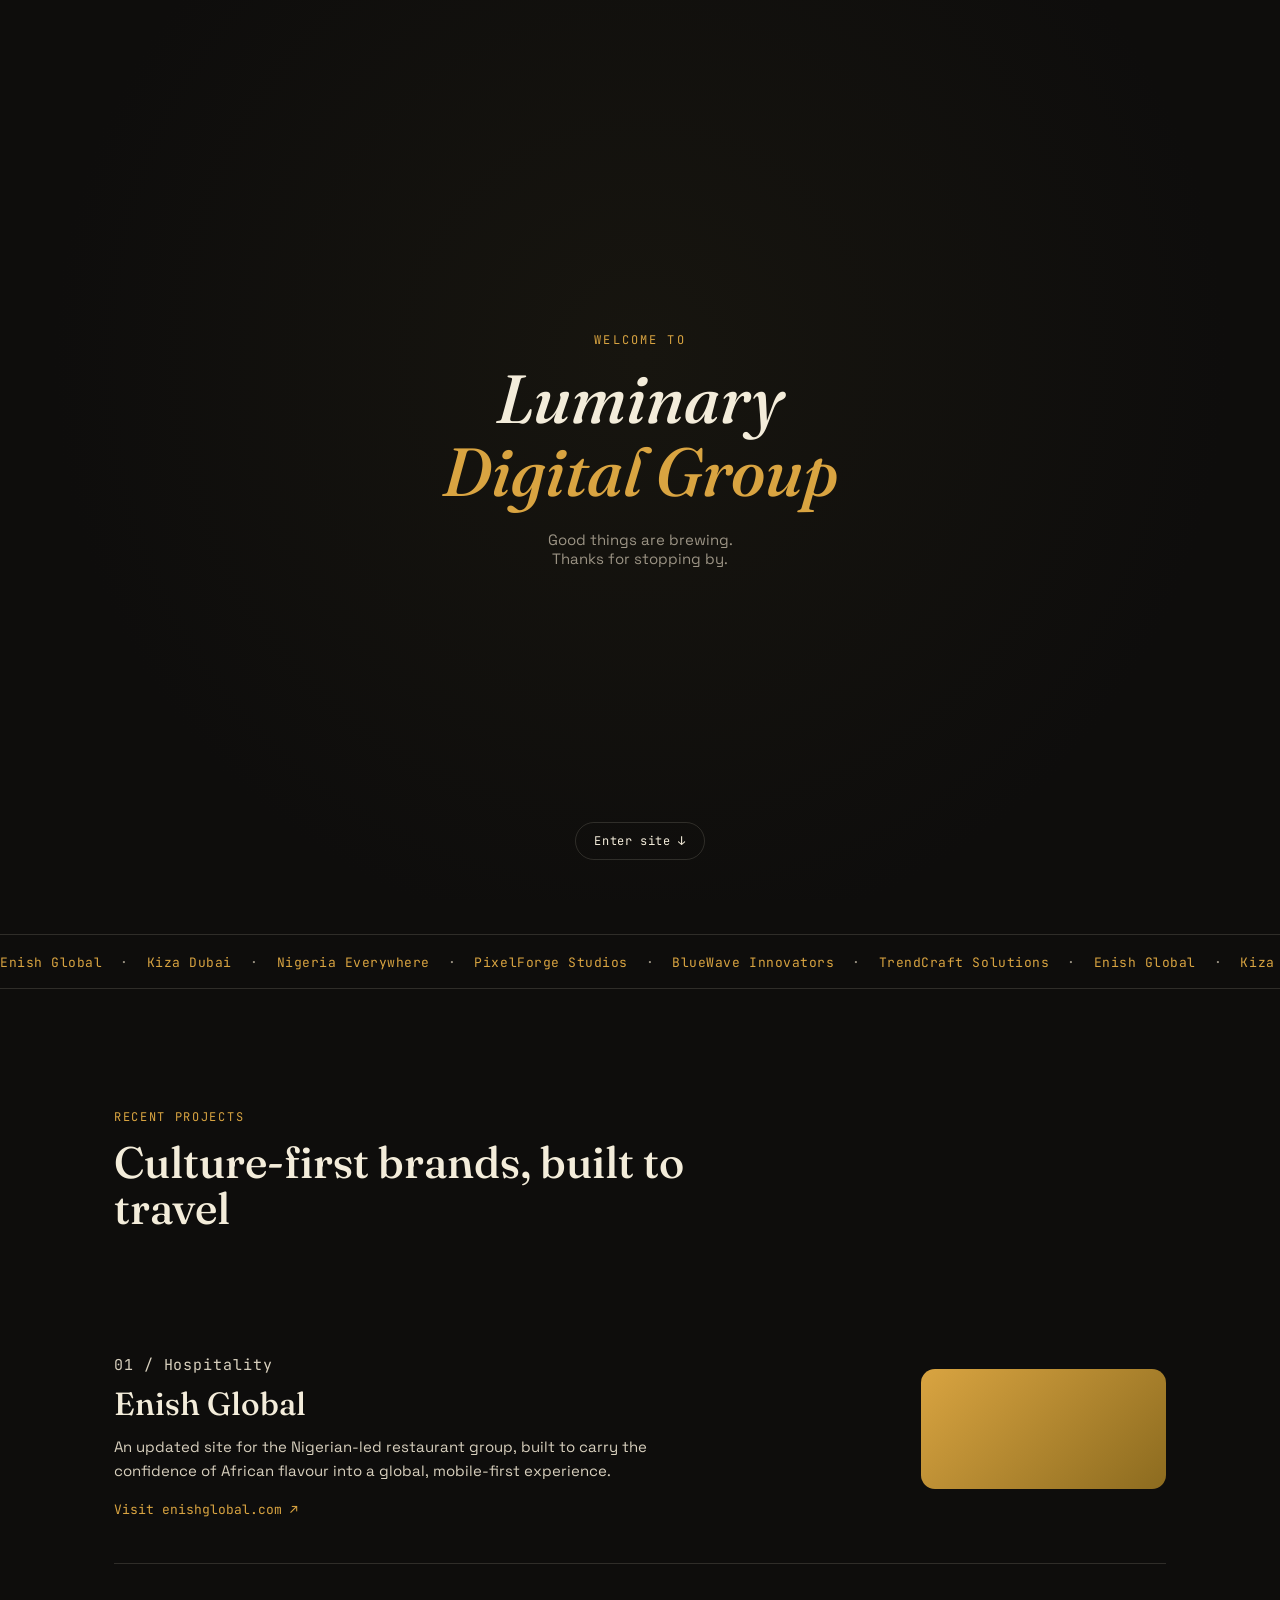
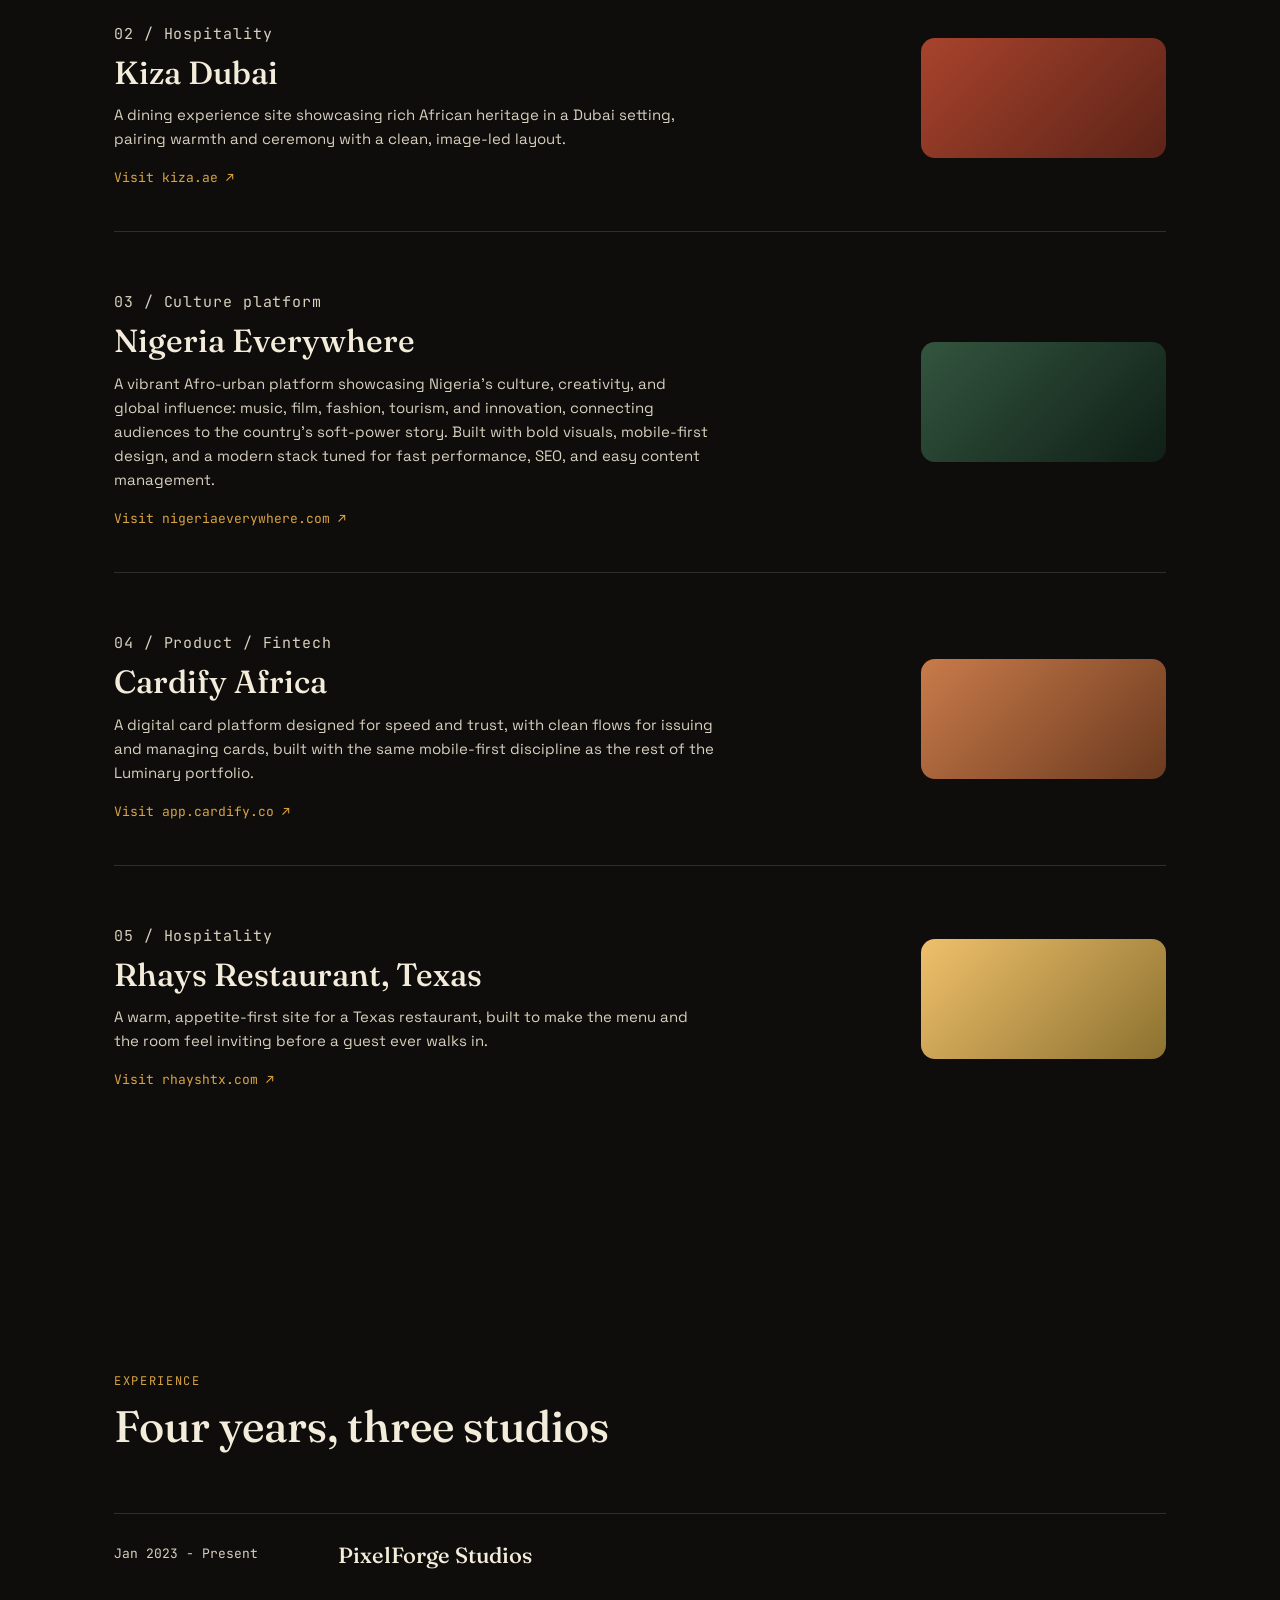
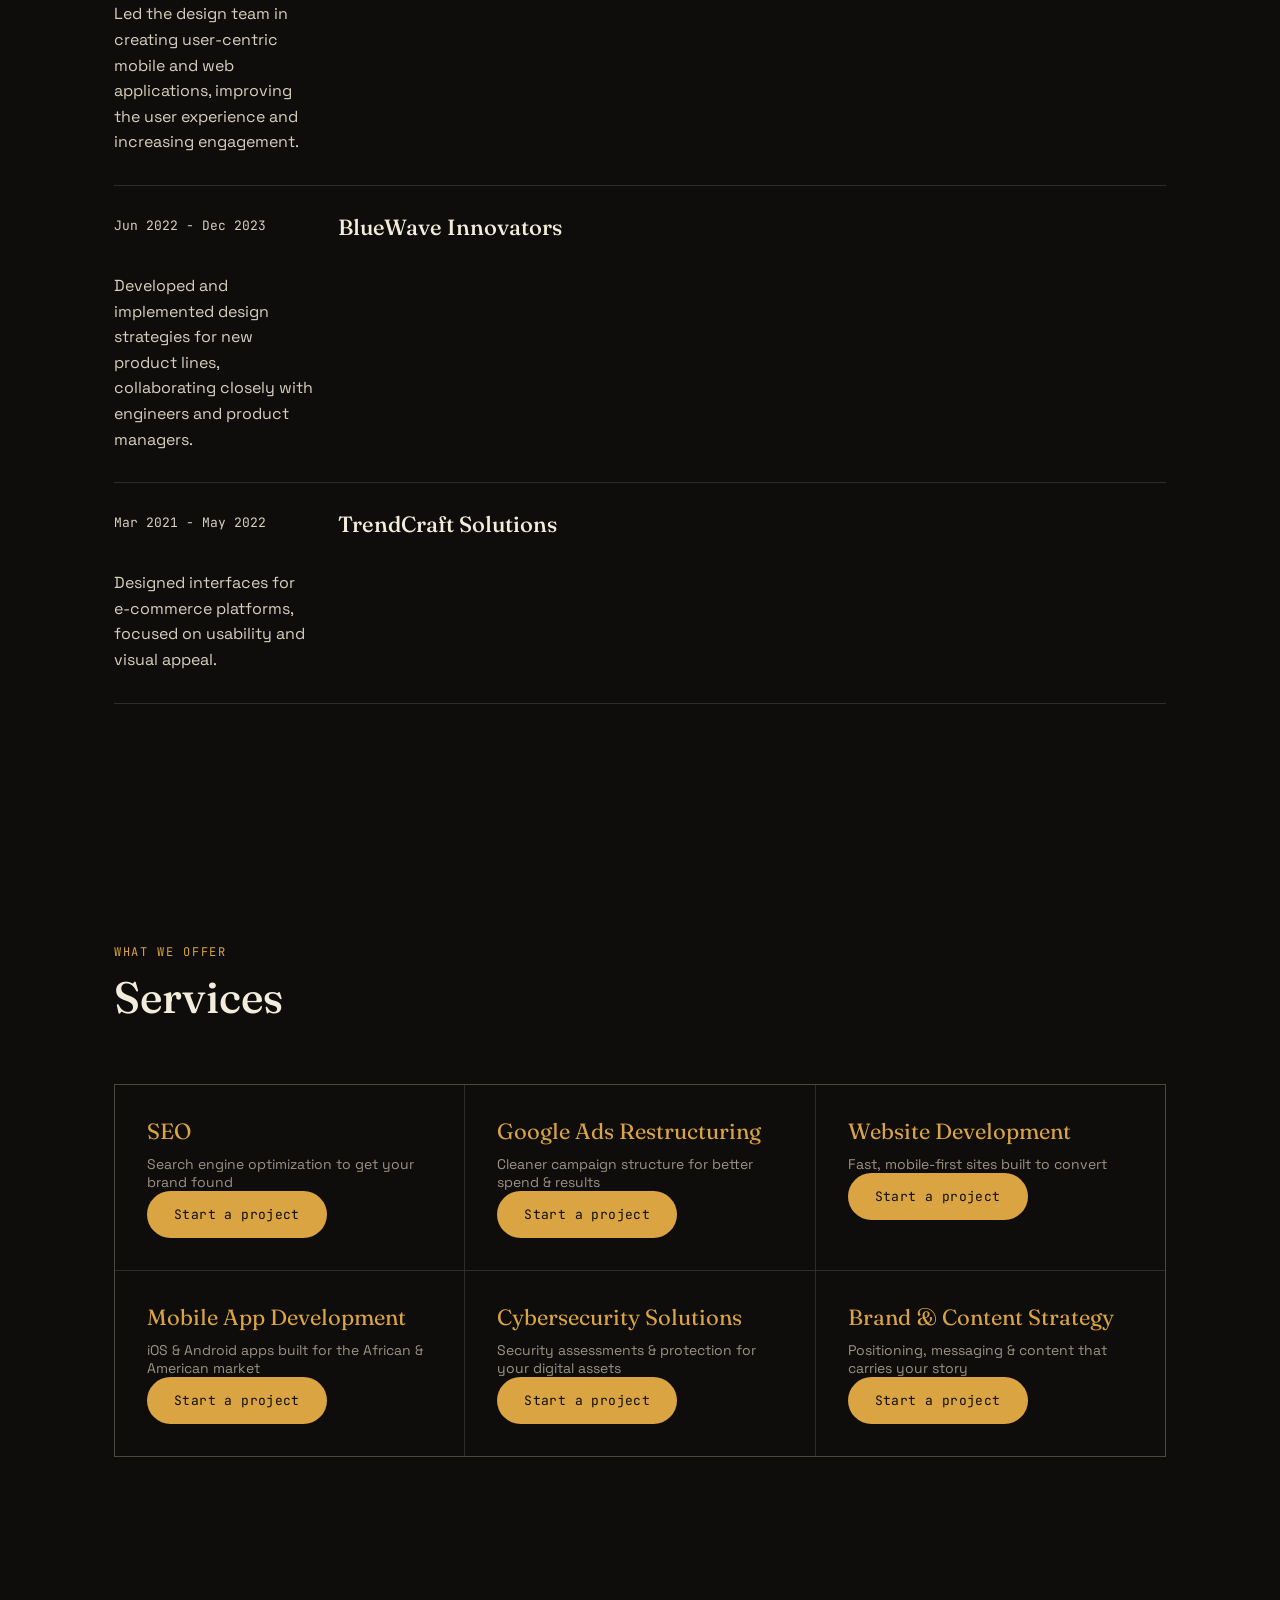
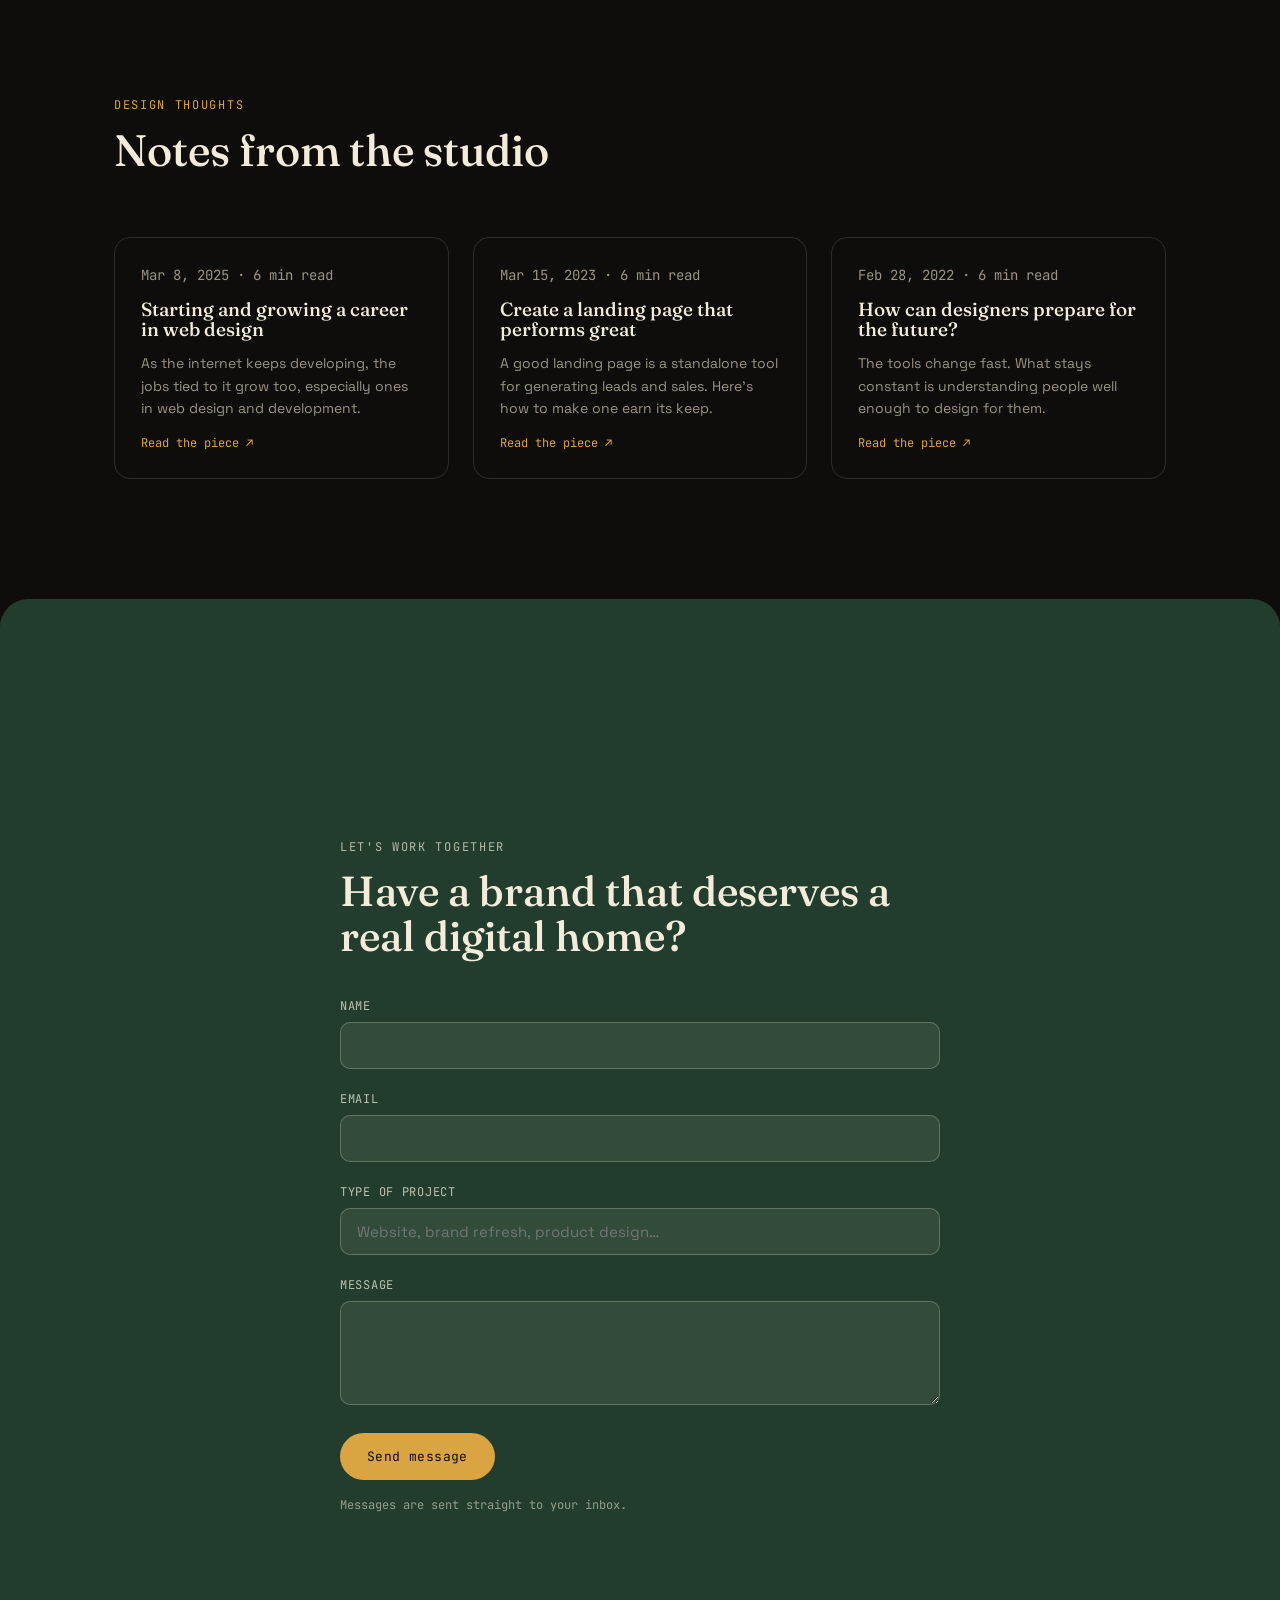
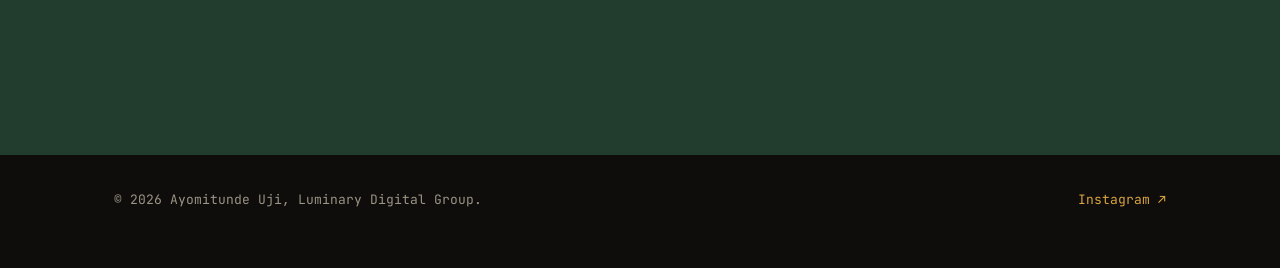
<file: index.html>
<!DOCTYPE html>
<html lang="en">
<head>
<meta charset="UTF-8">
<meta name="viewport" content="width=device-width, initial-scale=1.0">
<title>Ayomitunde Uji | Web Designer, Luminary Digital Group</title>
<meta name="description" content="Ayomitunde Uji is a web designer and CEO of Luminary Digital Group, building bold Afro-urban digital brands for hospitality, culture, and lifestyle clients.">
<link rel="preconnect" href="https://fonts.googleapis.com">
<link rel="preconnect" href="https://fonts.gstatic.com" crossorigin>
<link href="https://fonts.googleapis.com/css2?family=Fraunces:ital,opsz,wght@0,9..144,300;0,9..144,500;0,9..144,600;1,9..144,500&family=Space+Grotesk:wght@400;500;600;700&family=JetBrains+Mono:wght@400;500&display=swap" rel="stylesheet">
<link rel="stylesheet" href="styles.css">
<style>
  /* ---- Day / night theme ---- */
  .theme-toggle{background:transparent;border:none;padding:0;cursor:pointer;margin:0 6px;line-height:0;}
  .theme-toggle-track{width:44px;height:24px;border-radius:999px;background:#3a332b;display:flex;align-items:center;padding:2px;transition:background .3s ease;}
  .theme-toggle-thumb{width:20px;height:20px;border-radius:50%;background:#f3d98b;color:#2b2013;display:flex;align-items:center;justify-content:center;transform:translateX(0);transition:transform .3s ease,background .3s ease;}
  .theme-toggle-thumb .icon-moon{display:none;}
  html[data-theme="light"] .theme-toggle-track{background:#d9cdb8;}
  html[data-theme="light"] .theme-toggle-thumb{transform:translateX(20px);background:#fff7e6;color:#7a5b1e;}
  html[data-theme="light"] .theme-toggle-thumb .icon-sun{display:none;}
  html[data-theme="light"] .theme-toggle-thumb .icon-moon{display:block;}

  html[data-theme="light"] body,
  html[data-theme="light"] .site-header,
  html[data-theme="light"] .hero,
  html[data-theme="light"] .work,
  html[data-theme="light"] .experience,
  html[data-theme="light"] .tools,
  html[data-theme="light"] .thoughts,
  html[data-theme="light"] .contact,
  html[data-theme="light"] .site-footer{
    background-color:#faf3e6 !important;
    color:#241d15 !important;
  }
  html[data-theme="light"] .project,
  html[data-theme="light"] .tool-card,
  html[data-theme="light"] .thought-card{
    background-color:#ffffff !important;
    color:#241d15 !important;
    border-color:rgba(0,0,0,.08) !important;
  }
  html[data-theme="light"] h1,
  html[data-theme="light"] h2,
  html[data-theme="light"] h3,
  html[data-theme="light"] p,
  html[data-theme="light"] .nav a,
  html[data-theme="light"] .brand{
    color:#241d15 !important;
  }
  html[data-theme="light"] .eyebrow,
  html[data-theme="light"] .stat-num,
  html[data-theme="light"] .tool-name{
    color:#a8672e !important;
  }
  html[data-theme="light"] .btn-primary{
    background:#caa23d !important;
    color:#241d15 !important;
  }
  html[data-theme="light"] .btn-ghost{
    border-color:#241d15 !important;
    color:#241d15 !important;
  }

  /* ---- Mobile nav overlay fix ---- */
  @media (max-width: 760px){
    .site-header{position:relative;z-index:1000;}
    .nav{
      position:fixed !important;
      inset:0 !important;
      background:#0d0b09 !important;
      z-index:999 !important;
      flex-direction:column;
      align-items:flex-start;
      justify-content:flex-start;
      gap:22px;
      padding:110px 32px 40px;
      overflow-y:auto;
    }
    html[data-theme="light"] .nav{background:#faf3e6 !important;}
    .nav a{font-size:1.35rem;width:100%;}
    .theme-toggle{order:2;}
    .nav-toggle{order:3;}
  }
</style>
</head>
<body>
<script>(function(){try{if(localStorage.getItem('ldg-theme')==='light'){document.documentElement.setAttribute('data-theme','light');}}catch(e){}})();</script>

<!-- SPLASH -->
<div class="splash" id="splash">
  <div class="splash-inner">
    <p class="splash-eyebrow">Welcome to</p>
    <h1 class="splash-title">
      <span>Luminary</span>
      <span>Digital Group</span>
    </h1>
    <p class="splash-tagline">Good things are brewing.<br>Thanks for stopping by.</p>
  </div>
  <button class="splash-skip" id="splashSkip">Enter site ↓</button>
</div>

<canvas id="smoke" class="smoke-canvas" aria-hidden="true"></canvas>

<div class="thread" aria-hidden="true">
  <svg viewBox="0 0 100 100" preserveAspectRatio="none"><path id="threadPath" d="M0,0 L100,0" /></svg>
</div>

<header class="site-header">
  <a class="brand" href="#top">Luminary Digital Group</a>
  <nav class="nav" id="siteNav">
    <a href="index.html#top">Home</a>
    <a href="about.html">About</a>
    <a href="#work">Work</a>
    <a href="#experience">Experience</a>
    <a href="index.html#services">Services</a>
    <a href="certifications.html">Certifications</a>
    <a href="#thoughts">Thoughts</a>
    <a href="#contact" class="nav-cta">Start a project</a>
  </nav>
  <button class="theme-toggle" id="themeToggle" aria-label="Toggle day and night mode" type="button">
    <span class="theme-toggle-track">
      <span class="theme-toggle-thumb">
        <svg class="icon-sun" viewBox="0 0 24 24" width="14" height="14" aria-hidden="true"><circle cx="12" cy="12" r="4.5" fill="currentColor"/><g stroke="currentColor" stroke-width="1.6" stroke-linecap="round"><line x1="12" y1="1.5" x2="12" y2="4"/><line x1="12" y1="20" x2="12" y2="22.5"/><line x1="1.5" y1="12" x2="4" y2="12"/><line x1="20" y1="12" x2="22.5" y2="12"/><line x1="4.2" y1="4.2" x2="6" y2="6"/><line x1="18" y1="18" x2="19.8" y2="19.8"/><line x1="4.2" y1="19.8" x2="6" y2="18"/><line x1="18" y1="6" x2="19.8" y2="4.2"/></g></svg>
        <svg class="icon-moon" viewBox="0 0 24 24" width="14" height="14" aria-hidden="true"><path fill="currentColor" d="M20 14.5A8.5 8.5 0 0 1 9.5 4a8.5 8.5 0 1 0 10.5 10.5Z"/></svg>
      </span>
    </span>
  </button>
  <button class="nav-toggle" id="navToggle" aria-label="Toggle menu" aria-expanded="false">
    <span></span><span></span><span></span>
  </button>
</header>

<main id="top">

  <!-- HERO -->
  <section class="hero">
    <div class="hero-grid">
      <div class="hero-copy">
        <p class="eyebrow">Web design &amp; digital branding</p>
        <h1>
          Ayomitunde Uji
          <svg class="underline" viewBox="0 0 620 30" preserveAspectRatio="none" aria-hidden="true">
            <path d="M4,20 C120,4 260,28 340,14 C430,-2 540,22 616,10" />
          </svg>
        </h1>
        <p class="role">Web Designer, Mobile App Developer &amp; Cybersecurity Solutions. CEO, <span>Luminary Digital Group.</span></p>
        <p class="lede">I build digital homes for brands with real culture behind them: restaurants, heritage tourism, hospitality, where the story is bold enough to carry the design, not the other way around.</p>
        <div class="hero-actions">
          <a href="#work" class="btn btn-primary">See the work</a>
          <a href="https://www.instagram.com/mr_eyanu/" class="btn btn-ghost" target="_blank" rel="noopener">Instagram ↗</a>
        </div>
      </div>
      <div class="hero-mark" aria-hidden="true">
        <div class="mark-pattern">
          <span></span><span></span><span></span><span></span><span></span>
          <span></span><span></span><span></span><span></span><span></span>
          <span></span><span></span><span></span><span></span><span></span>
        </div>
        <div class="mark-ring"></div>
      </div>
    </div>

    <div class="stats">
      <div class="stat">
        <p class="stat-num">4+</p>
        <p class="stat-label">Years in the field</p>
      </div>
      <div class="stat">
        <p class="stat-num">46+</p>
        <p class="stat-label">Projects completed</p>
      </div>
      <div class="stat">
        <p class="stat-num">20+</p>
        <p class="stat-label">Clients worldwide</p>
      </div>
      <div class="stat stat-tags">
        <p class="stat-label">Focus</p>
        <p class="stat-tags-list">Dynamic animation · Motion design · Framer · Figma · WordPress · Wix</p>
      </div>
    </div>
  </section>

  <!-- MARQUEE -->
  <div class="marquee" aria-hidden="true">
    <div class="marquee-track">
      <span>Enish Global</span><span>·</span><span>Kiza Dubai</span><span>·</span>
      <span>Nigeria Everywhere</span><span>·</span><span>PixelForge Studios</span><span>·</span>
      <span>BlueWave Innovators</span><span>·</span><span>TrendCraft Solutions</span><span>·</span>
      <span>Enish Global</span><span>·</span><span>Kiza Dubai</span><span>·</span>
      <span>Nigeria Everywhere</span><span>·</span><span>PixelForge Studios</span><span>·</span>
      <span>BlueWave Innovators</span><span>·</span><span>TrendCraft Solutions</span><span>·</span>
    </div>
  </div>

  <!-- PROJECTS -->
  <section class="work" id="work">
    <div class="section-head">
      <p class="eyebrow">Recent projects</p>
      <h2>Culture-first brands, built to travel</h2>
    </div>

    <div class="project-list">
      <article class="project">
        <div class="project-info">
          <p class="project-index">01 / Hospitality</p>
          <h3>Enish Global</h3>
          <p>An updated site for the Nigerian-led restaurant group, built to carry the confidence of African flavour into a global, mobile-first experience.</p>
          <a href="https://enishglobal.com/" target="_blank" rel="noopener" class="project-link">Visit enishglobal.com ↗</a>
        </div>
        <div class="project-swatch swatch-gold"></div>
      </article>

      <article class="project">
        <div class="project-info">
          <p class="project-index">02 / Hospitality</p>
          <h3>Kiza Dubai</h3>
          <p>A dining experience site showcasing rich African heritage in a Dubai setting, pairing warmth and ceremony with a clean, image-led layout.</p>
          <a href="https://kiza.ae/" target="_blank" rel="noopener" class="project-link">Visit kiza.ae ↗</a>
        </div>
        <div class="project-swatch swatch-rust"></div>
      </article>

      <article class="project project-featured">
        <div class="project-info">
          <p class="project-index">03 / Culture platform</p>
          <h3>Nigeria Everywhere</h3>
          <p>A vibrant Afro-urban platform showcasing Nigeria's culture, creativity, and global influence: music, film, fashion, tourism, and innovation, connecting audiences to the country's soft-power story. Built with bold visuals, mobile-first design, and a modern stack tuned for fast performance, SEO, and easy content management.</p>
          <a href="https://nigeriaeverywhere.com/" target="_blank" rel="noopener" class="project-link">Visit nigeriaeverywhere.com ↗</a>
        </div>
        <div class="project-swatch swatch-forest"></div>
      </article>

      <article class="project">
        <div class="project-info">
          <p class="project-index">04 / Product / Fintech</p>
          <h3>Cardify Africa</h3>
          <p>A digital card platform designed for speed and trust, with clean flows for issuing and managing cards, built with the same mobile-first discipline as the rest of the Luminary portfolio.</p>
          <a href="https://app.cardify.co/" target="_blank" rel="noopener" class="project-link">Visit app.cardify.co ↗</a>
        </div>
        <div class="project-swatch swatch-clay"></div>
      </article>

      <article class="project">
        <div class="project-info">
          <p class="project-index">05 / Hospitality</p>
          <h3>Rhays Restaurant, Texas</h3>
          <p>A warm, appetite-first site for a Texas restaurant, built to make the menu and the room feel inviting before a guest ever walks in.</p>
          <a href="https://rhayshtx.com/" target="_blank" rel="noopener" class="project-link">Visit rhayshtx.com ↗</a>
        </div>
        <div class="project-swatch swatch-gold-deep"></div>
      </article>
    </div>
  </section>

  <!-- EXPERIENCE -->
  <section class="experience" id="experience">
    <div class="section-head">
      <p class="eyebrow">Experience</p>
      <h2>Four years, three studios</h2>
    </div>

    <ol class="timeline">
      <li class="timeline-item">
        <p class="timeline-date">Jan 2023 - Present</p>
        <h3>PixelForge Studios</h3>
        <p>Led the design team in creating user-centric mobile and web applications, improving the user experience and increasing engagement.</p>
      </li>
      <li class="timeline-item">
        <p class="timeline-date">Jun 2022 - Dec 2023</p>
        <h3>BlueWave Innovators</h3>
        <p>Developed and implemented design strategies for new product lines, collaborating closely with engineers and product managers.</p>
      </li>
      <li class="timeline-item">
        <p class="timeline-date">Mar 2021 - May 2022</p>
        <h3>TrendCraft Solutions</h3>
        <p>Designed interfaces for e-commerce platforms, focused on usability and visual appeal.</p>
      </li>
    </ol>
  </section>

  <!-- SERVICES -->
  <section class="tools" id="services">
    <div class="section-head">
      <p class="eyebrow">What we offer</p>
      <h2>Services</h2>
    </div>
    <div class="tool-grid">
      <div class="tool-card">
        <p class="tool-name">SEO</p>
        <p class="tool-desc">Search engine optimization to get your brand found</p>
        <a href="#contact" class="btn btn-primary">Start a project</a>
      </div>
      <div class="tool-card">
        <p class="tool-name">Google Ads Restructuring</p>
        <p class="tool-desc">Cleaner campaign structure for better spend &amp; results</p>
        <a href="#contact" class="btn btn-primary">Start a project</a>
      </div>
      <div class="tool-card">
        <p class="tool-name">Website Development</p>
        <p class="tool-desc">Fast, mobile-first sites built to convert</p>
        <a href="#contact" class="btn btn-primary">Start a project</a>
      </div>
      <div class="tool-card">
        <p class="tool-name">Mobile App Development</p>
        <p class="tool-desc">iOS &amp; Android apps built for the African &amp; American market</p>
        <a href="#contact" class="btn btn-primary">Start a project</a>
      </div>
      <div class="tool-card">
        <p class="tool-name">Cybersecurity Solutions</p>
        <p class="tool-desc">Security assessments &amp; protection for your digital assets</p>
        <a href="#contact" class="btn btn-primary">Start a project</a>
      </div>
      <div class="tool-card">
        <p class="tool-name">Brand &amp; Content Strategy</p>
        <p class="tool-desc">Positioning, messaging &amp; content that carries your story</p>
        <a href="#contact" class="btn btn-primary">Start a project</a>
      </div>
    </div>
  </section>

  <!-- THOUGHTS -->
  <section class="thoughts" id="thoughts">
    <div class="section-head">
      <p class="eyebrow">Design thoughts</p>
      <h2>Notes from the studio</h2>
    </div>
    <div class="thought-list">
      <a class="thought-card" href="blog-career.html">
        <p class="thought-date">Mar 8, 2025 · 6 min read</p>
        <h3>Starting and growing a career in web design</h3>
        <p>As the internet keeps developing, the jobs tied to it grow too, especially ones in web design and development.</p>
        <span class="thought-read">Read the piece ↗</span>
      </a>
      <a class="thought-card" href="blog-landing-page.html">
        <p class="thought-date">Mar 15, 2023 · 6 min read</p>
        <h3>Create a landing page that performs great</h3>
        <p>A good landing page is a standalone tool for generating leads and sales. Here's how to make one earn its keep.</p>
        <span class="thought-read">Read the piece ↗</span>
      </a>
      <a class="thought-card" href="blog-future.html">
        <p class="thought-date">Feb 28, 2022 · 6 min read</p>
        <h3>How can designers prepare for the future?</h3>
        <p>The tools change fast. What stays constant is understanding people well enough to design for them.</p>
        <span class="thought-read">Read the piece ↗</span>
      </a>
    </div>
  </section>

  <!-- CONTACT -->
  <section class="contact" id="contact">
    <div class="contact-inner">
      <p class="eyebrow">Let's work together</p>
      <h2>Have a brand that deserves a real digital home?</h2>
      <form class="contact-form" id="contactForm" action="https://formspree.io/f/xwvgbzyb" method="POST">
        <input type="hidden" name="_subject" value="New message from the Luminary site">
        <div class="form-row">
          <label for="name">Name</label>
          <input type="text" id="name" name="name" required>
        </div>
        <div class="form-row">
          <label for="email">Email</label>
          <input type="email" id="email" name="email" required>
        </div>
        <div class="form-row">
          <label for="project">Type of project</label>
          <input type="text" id="project" name="project" placeholder="Website, brand refresh, product design…">
        </div>
        <div class="form-row">
          <label for="message">Message</label>
          <textarea id="message" name="message" rows="4" required></textarea>
        </div>
        <button type="submit" class="btn btn-primary" id="submitBtn">Send message</button>
        <p class="form-note" id="formNote">Messages are sent straight to your inbox.</p>
      </form>
    </div>
  </section>

</main>

<footer class="site-footer">
  <p>© <span id="year"></span> Ayomitunde Uji, Luminary Digital Group.</p>
  <a href="https://www.instagram.com/mr_eyanu/" target="_blank" rel="noopener">Instagram ↗</a>
</footer>

<script src="script.js"></script>
<script>
(function(){
  var root = document.documentElement;
  var themeBtn = document.getElementById('themeToggle');
  if(themeBtn){
    themeBtn.addEventListener('click', function(){
      var isLight = root.getAttribute('data-theme') === 'light';
      if(isLight){
        root.removeAttribute('data-theme');
        try{ localStorage.setItem('ldg-theme','dark'); }catch(e){}
      } else {
        root.setAttribute('data-theme','light');
        try{ localStorage.setItem('ldg-theme','light'); }catch(e){}
      }
    });
  }

  var navBtn = document.getElementById('navToggle');
  if(navBtn){
    var obs = new MutationObserver(function(){
      var open = navBtn.getAttribute('aria-expanded') === 'true';
      document.body.style.overflow = open ? 'hidden' : '';
    });
    obs.observe(navBtn, {attributes:true, attributeFilter:['aria-expanded']});

    document.querySelectorAll('.nav a').forEach(function(a){
      a.addEventListener('click', function(){
        if(navBtn.getAttribute('aria-expanded') === 'true'){
          navBtn.click();
        }
      });
    });
  }
})();
</script>
</body>
</html>
</file>
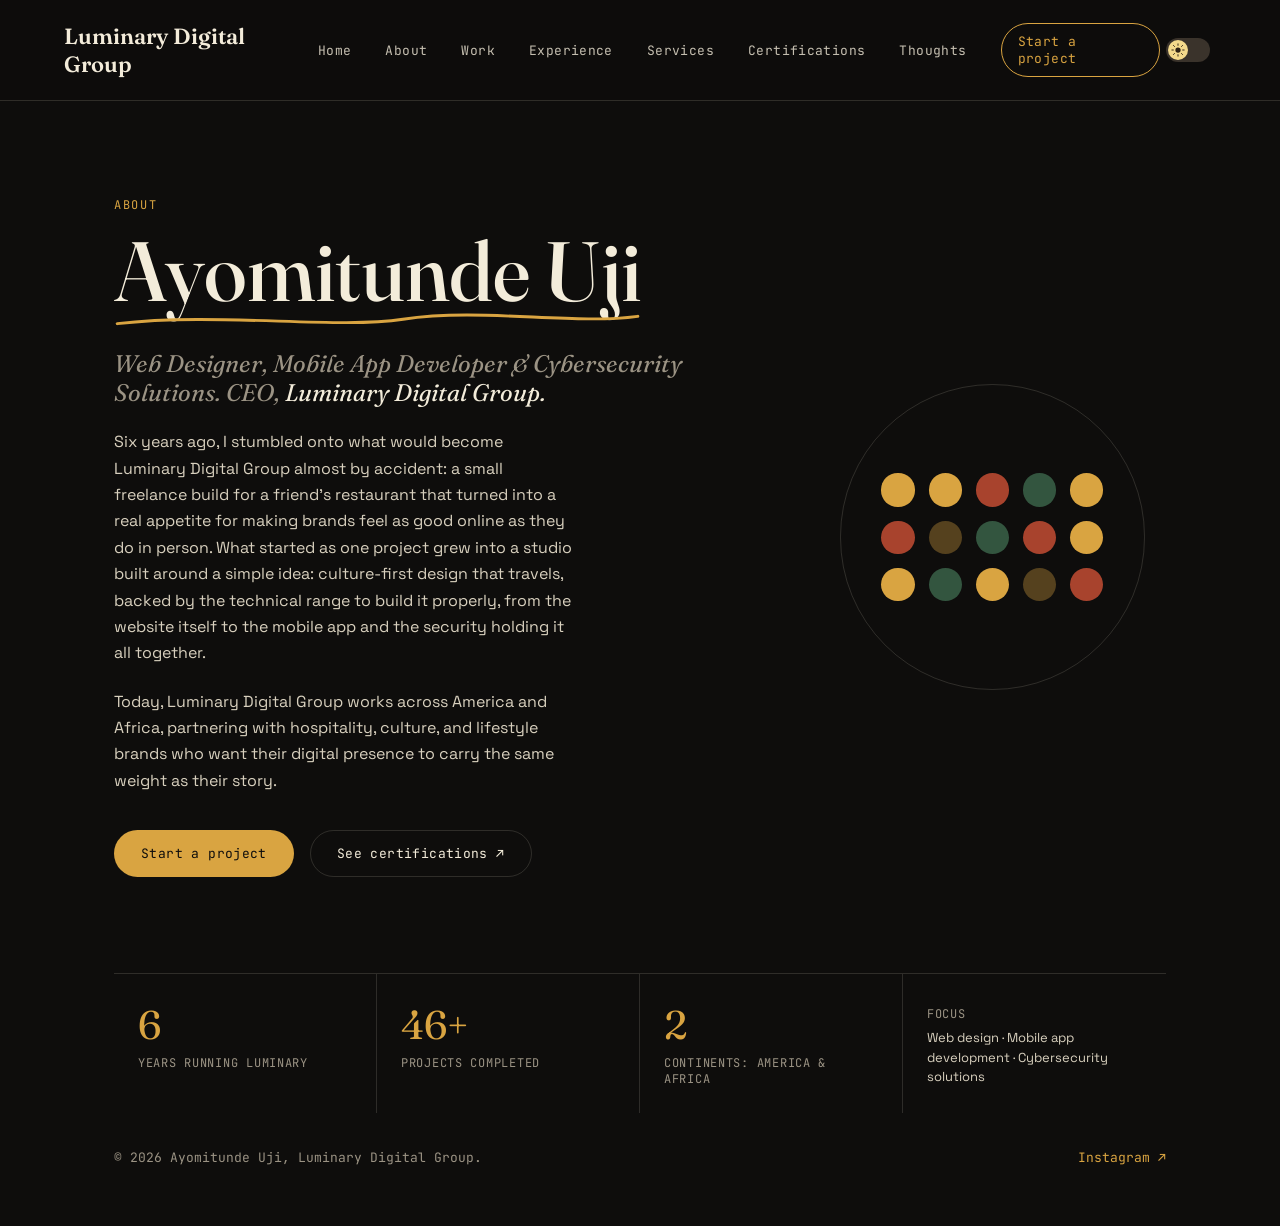
<file: about.html>
<!DOCTYPE html>
<html lang="en">
<head>
<meta charset="UTF-8">
<meta name="viewport" content="width=device-width, initial-scale=1.0">
<title>About | Ayomitunde Uji, Luminary Digital Group</title>
<meta name="description" content="A short bio on Ayomitunde Uji, founder of Luminary Digital Group, building web, mobile app, and cybersecurity work across America and Africa.">
<link rel="preconnect" href="https://fonts.googleapis.com">
<link rel="preconnect" href="https://fonts.gstatic.com" crossorigin>
<link href="https://fonts.googleapis.com/css2?family=Fraunces:ital,opsz,wght@0,9..144,300;0,9..144,500;0,9..144,600;1,9..144,500&family=Space+Grotesk:wght@400;500;600;700&family=JetBrains+Mono:wght@400;500&display=swap" rel="stylesheet">
<link rel="stylesheet" href="styles.css">
<style>
  .theme-toggle{background:transparent;border:none;padding:0;cursor:pointer;margin:0 6px;line-height:0;}
  .theme-toggle-track{width:44px;height:24px;border-radius:999px;background:#3a332b;display:flex;align-items:center;padding:2px;transition:background .3s ease;}
  .theme-toggle-thumb{width:20px;height:20px;border-radius:50%;background:#f3d98b;color:#2b2013;display:flex;align-items:center;justify-content:center;transform:translateX(0);transition:transform .3s ease,background .3s ease;}
  .theme-toggle-thumb .icon-moon{display:none;}
  html[data-theme="light"] .theme-toggle-track{background:#d9cdb8;}
  html[data-theme="light"] .theme-toggle-thumb{transform:translateX(20px);background:#fff7e6;color:#7a5b1e;}
  html[data-theme="light"] .theme-toggle-thumb .icon-sun{display:none;}
  html[data-theme="light"] .theme-toggle-thumb .icon-moon{display:block;}

  html[data-theme="light"] body,
  html[data-theme="light"] .site-header,
  html[data-theme="light"] .hero,
  html[data-theme="light"] .work,
  html[data-theme="light"] .experience,
  html[data-theme="light"] .tools,
  html[data-theme="light"] .thoughts,
  html[data-theme="light"] .contact,
  html[data-theme="light"] .site-footer{
    background-color:#faf3e6 !important;
    color:#241d15 !important;
  }
  html[data-theme="light"] .project,
  html[data-theme="light"] .tool-card,
  html[data-theme="light"] .thought-card{
    background-color:#ffffff !important;
    color:#241d15 !important;
    border-color:rgba(0,0,0,.08) !important;
  }
  html[data-theme="light"] h1,
  html[data-theme="light"] h2,
  html[data-theme="light"] h3,
  html[data-theme="light"] p,
  html[data-theme="light"] .nav a,
  html[data-theme="light"] .brand{
    color:#241d15 !important;
  }
  html[data-theme="light"] .eyebrow,
  html[data-theme="light"] .stat-num,
  html[data-theme="light"] .tool-name{
    color:#a8672e !important;
  }
  html[data-theme="light"] .btn-primary{
    background:#caa23d !important;
    color:#241d15 !important;
  }
  html[data-theme="light"] .btn-ghost{
    border-color:#241d15 !important;
    color:#241d15 !important;
  }

  @media (max-width: 760px){
    .site-header{position:relative;z-index:1000;}
    .nav{
      position:fixed !important;
      inset:0 !important;
      background:#0d0b09 !important;
      z-index:999 !important;
      flex-direction:column;
      align-items:flex-start;
      justify-content:flex-start;
      gap:22px;
      padding:110px 32px 40px;
      overflow-y:auto;
    }
    html[data-theme="light"] .nav{background:#faf3e6 !important;}
    .nav a{font-size:1.35rem;width:100%;}
    .theme-toggle{order:2;}
    .nav-toggle{order:3;}
  }
</style>
</head>
<body>
<script>(function(){try{if(localStorage.getItem('ldg-theme')==='light'){document.documentElement.setAttribute('data-theme','light');}}catch(e){}})();</script>

<header class="site-header">
  <a class="brand" href="index.html#top">Luminary Digital Group</a>
  <nav class="nav" id="siteNav">
    <a href="index.html#top">Home</a>
    <a href="about.html">About</a>
    <a href="index.html#work">Work</a>
    <a href="index.html#experience">Experience</a>
    <a href="index.html#services">Services</a>
    <a href="certifications.html">Certifications</a>
    <a href="index.html#thoughts">Thoughts</a>
    <a href="index.html#contact" class="nav-cta">Start a project</a>
  </nav>
  <button class="theme-toggle" id="themeToggle" aria-label="Toggle day and night mode" type="button">
    <span class="theme-toggle-track">
      <span class="theme-toggle-thumb">
        <svg class="icon-sun" viewBox="0 0 24 24" width="14" height="14" aria-hidden="true"><circle cx="12" cy="12" r="4.5" fill="currentColor"/><g stroke="currentColor" stroke-width="1.6" stroke-linecap="round"><line x1="12" y1="1.5" x2="12" y2="4"/><line x1="12" y1="20" x2="12" y2="22.5"/><line x1="1.5" y1="12" x2="4" y2="12"/><line x1="20" y1="12" x2="22.5" y2="12"/><line x1="4.2" y1="4.2" x2="6" y2="6"/><line x1="18" y1="18" x2="19.8" y2="19.8"/><line x1="4.2" y1="19.8" x2="6" y2="18"/><line x1="18" y1="6" x2="19.8" y2="4.2"/></g></svg>
        <svg class="icon-moon" viewBox="0 0 24 24" width="14" height="14" aria-hidden="true"><path fill="currentColor" d="M20 14.5A8.5 8.5 0 0 1 9.5 4a8.5 8.5 0 1 0 10.5 10.5Z"/></svg>
      </span>
    </span>
  </button>
  <button class="nav-toggle" id="navToggle" aria-label="Toggle menu" aria-expanded="false">
    <span></span><span></span><span></span>
  </button>
</header>

<main id="top">

  <section class="hero">
    <div class="hero-grid">
      <div class="hero-copy">
        <p class="eyebrow">About</p>
        <h1>
          Ayomitunde Uji
          <svg class="underline" viewBox="0 0 620 30" preserveAspectRatio="none" aria-hidden="true">
            <path d="M4,20 C120,4 260,28 340,14 C430,-2 540,22 616,10" />
          </svg>
        </h1>
        <p class="role">Web Designer, Mobile App Developer &amp; Cybersecurity Solutions. CEO, <span>Luminary Digital Group.</span></p>
        <p class="lede">Six years ago, I stumbled onto what would become Luminary Digital Group almost by accident: a small freelance build for a friend's restaurant that turned into a real appetite for making brands feel as good online as they do in person. What started as one project grew into a studio built around a simple idea: culture-first design that travels, backed by the technical range to build it properly, from the website itself to the mobile app and the security holding it all together.</p>
        <p class="lede">Today, Luminary Digital Group works across America and Africa, partnering with hospitality, culture, and lifestyle brands who want their digital presence to carry the same weight as their story.</p>
        <div class="hero-actions">
          <a href="index.html#contact" class="btn btn-primary">Start a project</a>
          <a href="certifications.html" class="btn btn-ghost">See certifications ↗</a>
        </div>
      </div>
      <div class="hero-mark" aria-hidden="true">
        <div class="mark-pattern">
          <span></span><span></span><span></span><span></span><span></span>
          <span></span><span></span><span></span><span></span><span></span>
          <span></span><span></span><span></span><span></span><span></span>
        </div>
        <div class="mark-ring"></div>
      </div>
    </div>

    <div class="stats">
      <div class="stat">
        <p class="stat-num">6</p>
        <p class="stat-label">Years running Luminary</p>
      </div>
      <div class="stat">
        <p class="stat-num">46+</p>
        <p class="stat-label">Projects completed</p>
      </div>
      <div class="stat">
        <p class="stat-num">2</p>
        <p class="stat-label">Continents: America &amp; Africa</p>
      </div>
      <div class="stat stat-tags">
        <p class="stat-label">Focus</p>
        <p class="stat-tags-list">Web design · Mobile app development · Cybersecurity solutions</p>
      </div>
    </div>
  </section>

</main>

<footer class="site-footer">
  <p>© <span id="year"></span> Ayomitunde Uji, Luminary Digital Group.</p>
  <a href="https://www.instagram.com/mr_eyanu/" target="_blank" rel="noopener">Instagram ↗</a>
</footer>

<script src="script.js"></script>
<script>
(function(){
  var root = document.documentElement;
  var themeBtn = document.getElementById('themeToggle');
  if(themeBtn){
    themeBtn.addEventListener('click', function(){
      var isLight = root.getAttribute('data-theme') === 'light';
      if(isLight){
        root.removeAttribute('data-theme');
        try{ localStorage.setItem('ldg-theme','dark'); }catch(e){}
      } else {
        root.setAttribute('data-theme','light');
        try{ localStorage.setItem('ldg-theme','light'); }catch(e){}
      }
    });
  }

  var navBtn = document.getElementById('navToggle');
  if(navBtn){
    var obs = new MutationObserver(function(){
      var open = navBtn.getAttribute('aria-expanded') === 'true';
      document.body.style.overflow = open ? 'hidden' : '';
    });
    obs.observe(navBtn, {attributes:true, attributeFilter:['aria-expanded']});

    document.querySelectorAll('.nav a').forEach(function(a){
      a.addEventListener('click', function(){
        if(navBtn.getAttribute('aria-expanded') === 'true'){
          navBtn.click();
        }
      });
    });
  }
})();
</script>
</body>
</html>
</file>
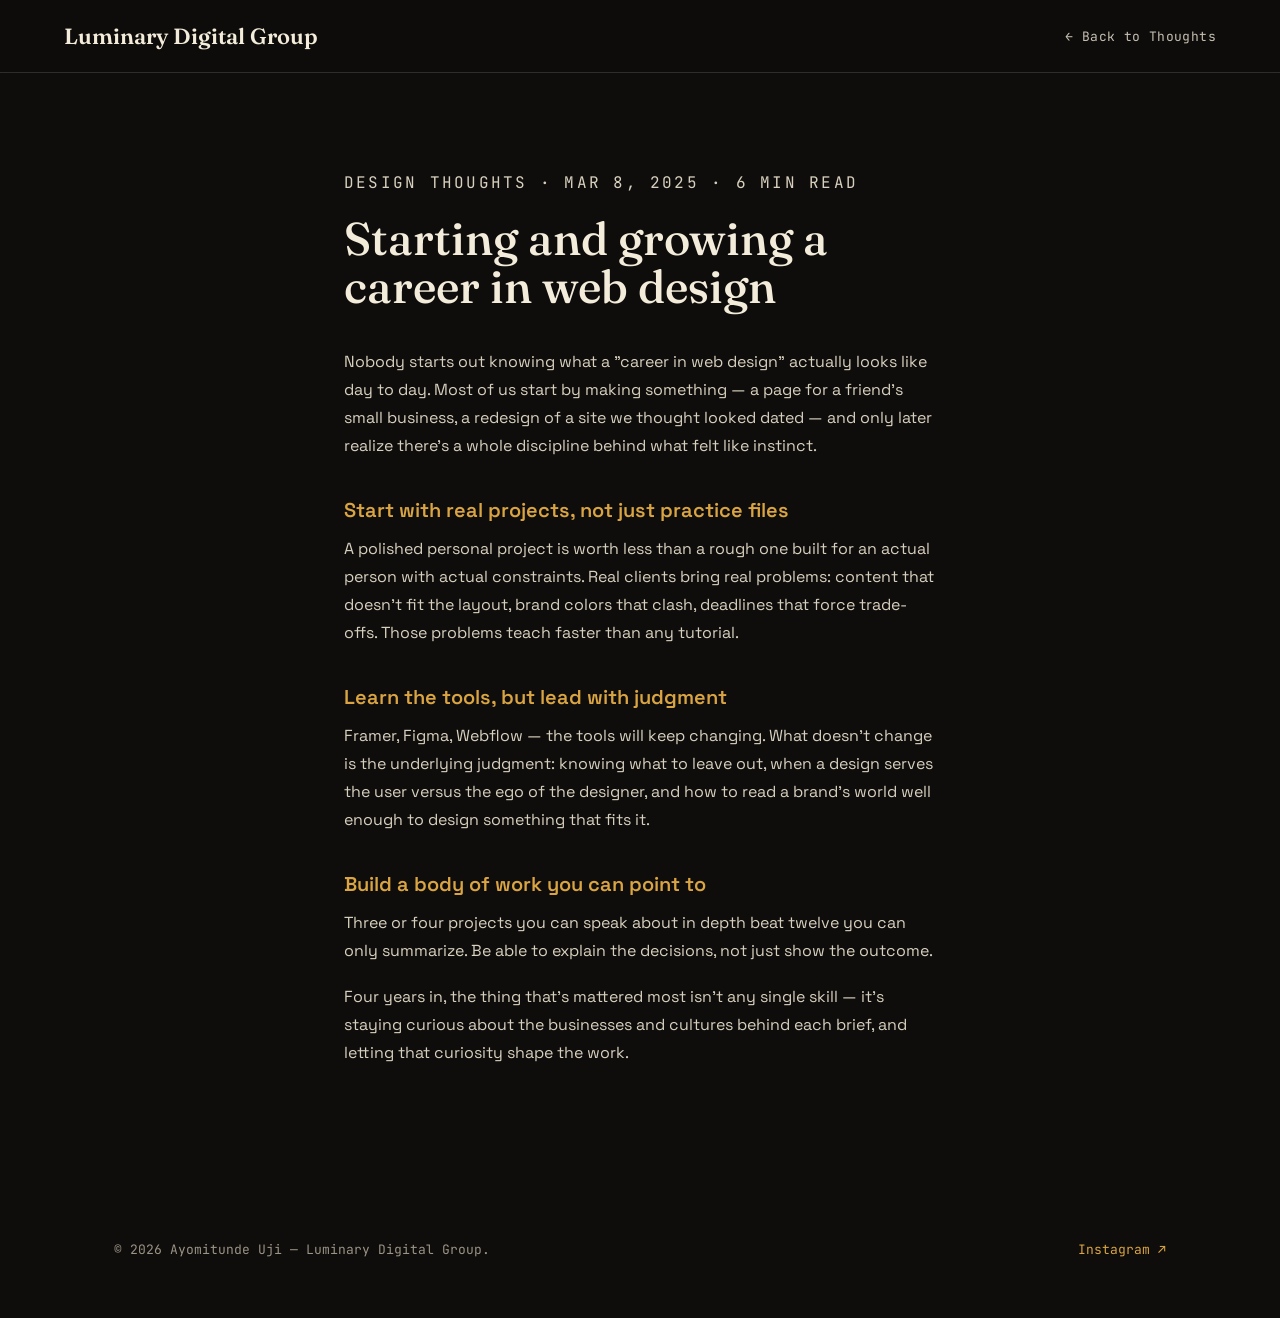
<file: blog-career.html>
<!DOCTYPE html>
<html lang="en">
<head>
<meta charset="UTF-8">
<meta name="viewport" content="width=device-width, initial-scale=1.0">
<title>Starting and Growing a Career in Web Design — Luminary Digital Group</title>
<link rel="preconnect" href="https://fonts.googleapis.com">
<link rel="preconnect" href="https://fonts.gstatic.com" crossorigin>
<link href="https://fonts.googleapis.com/css2?family=Fraunces:ital,opsz,wght@0,9..144,300;0,9..144,500;0,9..144,600;1,9..144,500&family=Space+Grotesk:wght@400;500;600;700&family=JetBrains+Mono:wght@400;500&display=swap" rel="stylesheet">
<link rel="stylesheet" href="styles.css">
</head>
<body>
<header class="site-header">
  <a class="brand" href="index.html">Luminary Digital Group</a>
  <nav class="nav"><a href="index.html#thoughts">← Back to Thoughts</a></nav>
</header>
<main>
<article class="post">
  <p class="eyebrow">Design thoughts · Mar 8, 2025 · 6 min read</p>
  <h1>Starting and growing a career in web design</h1>

  <p>Nobody starts out knowing what a "career in web design" actually looks like day to day. Most of us start by making something — a page for a friend's small business, a redesign of a site we thought looked dated — and only later realize there's a whole discipline behind what felt like instinct.</p>

  <h2>Start with real projects, not just practice files</h2>
  <p>A polished personal project is worth less than a rough one built for an actual person with actual constraints. Real clients bring real problems: content that doesn't fit the layout, brand colors that clash, deadlines that force trade-offs. Those problems teach faster than any tutorial.</p>

  <h2>Learn the tools, but lead with judgment</h2>
  <p>Framer, Figma, Webflow — the tools will keep changing. What doesn't change is the underlying judgment: knowing what to leave out, when a design serves the user versus the ego of the designer, and how to read a brand's world well enough to design something that fits it.</p>

  <h2>Build a body of work you can point to</h2>
  <p>Three or four projects you can speak about in depth beat twelve you can only summarize. Be able to explain the decisions, not just show the outcome.</p>

  <p>Four years in, the thing that's mattered most isn't any single skill — it's staying curious about the businesses and cultures behind each brief, and letting that curiosity shape the work.</p>
</article>
</main>
<footer class="site-footer">
  <p>© <span id="year"></span> Ayomitunde Uji — Luminary Digital Group.</p>
  <a href="https://www.instagram.com/mr_eyanu/" target="_blank" rel="noopener">Instagram ↗</a>
</footer>
<script>document.getElementById('year').textContent = new Date().getFullYear();</script>
</body>
</html>
</file>
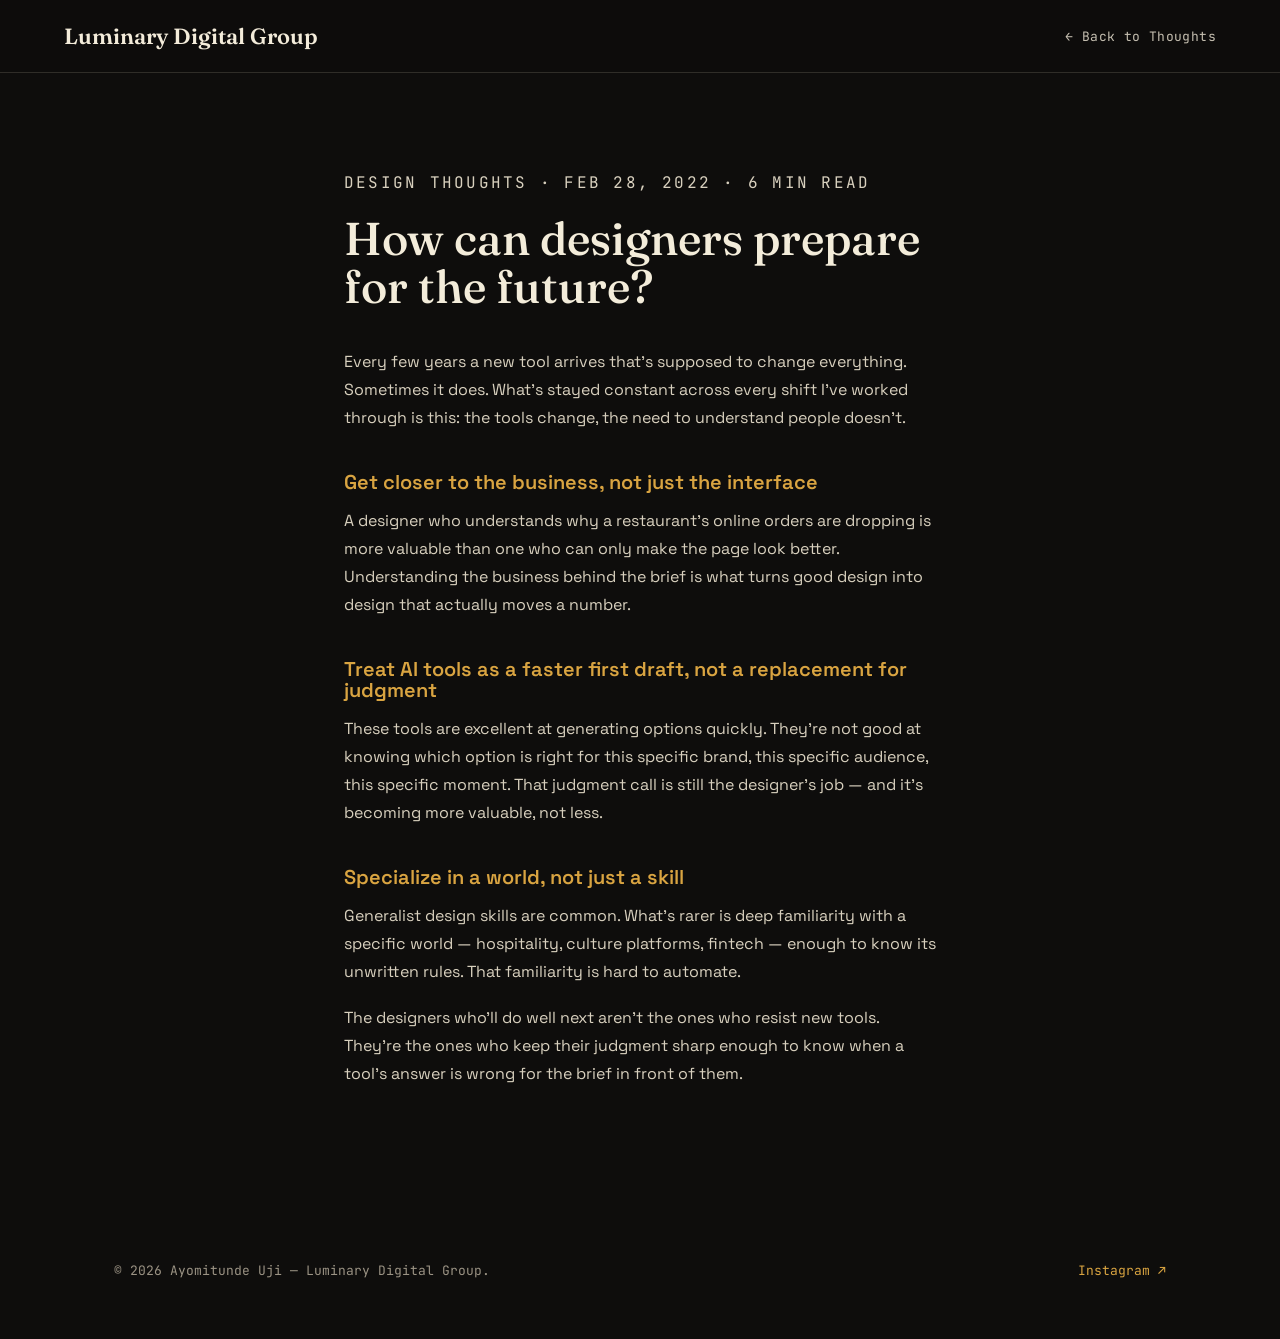
<file: blog-future.html>
<!DOCTYPE html>
<html lang="en">
<head>
<meta charset="UTF-8">
<meta name="viewport" content="width=device-width, initial-scale=1.0">
<title>How Can Designers Prepare for the Future? — Luminary Digital Group</title>
<link rel="preconnect" href="https://fonts.googleapis.com">
<link rel="preconnect" href="https://fonts.gstatic.com" crossorigin>
<link href="https://fonts.googleapis.com/css2?family=Fraunces:ital,opsz,wght@0,9..144,300;0,9..144,500;0,9..144,600;1,9..144,500&family=Space+Grotesk:wght@400;500;600;700&family=JetBrains+Mono:wght@400;500&display=swap" rel="stylesheet">
<link rel="stylesheet" href="styles.css">
</head>
<body>
<header class="site-header">
  <a class="brand" href="index.html">Luminary Digital Group</a>
  <nav class="nav"><a href="index.html#thoughts">← Back to Thoughts</a></nav>
</header>
<main>
<article class="post">
  <p class="eyebrow">Design thoughts · Feb 28, 2022 · 6 min read</p>
  <h1>How can designers prepare for the future?</h1>

  <p>Every few years a new tool arrives that's supposed to change everything. Sometimes it does. What's stayed constant across every shift I've worked through is this: the tools change, the need to understand people doesn't.</p>

  <h2>Get closer to the business, not just the interface</h2>
  <p>A designer who understands why a restaurant's online orders are dropping is more valuable than one who can only make the page look better. Understanding the business behind the brief is what turns good design into design that actually moves a number.</p>

  <h2>Treat AI tools as a faster first draft, not a replacement for judgment</h2>
  <p>These tools are excellent at generating options quickly. They're not good at knowing which option is right for this specific brand, this specific audience, this specific moment. That judgment call is still the designer's job — and it's becoming more valuable, not less.</p>

  <h2>Specialize in a world, not just a skill</h2>
  <p>Generalist design skills are common. What's rarer is deep familiarity with a specific world — hospitality, culture platforms, fintech — enough to know its unwritten rules. That familiarity is hard to automate.</p>

  <p>The designers who'll do well next aren't the ones who resist new tools. They're the ones who keep their judgment sharp enough to know when a tool's answer is wrong for the brief in front of them.</p>
</article>
</main>
<footer class="site-footer">
  <p>© <span id="year"></span> Ayomitunde Uji — Luminary Digital Group.</p>
  <a href="https://www.instagram.com/mr_eyanu/" target="_blank" rel="noopener">Instagram ↗</a>
</footer>
<script>document.getElementById('year').textContent = new Date().getFullYear();</script>
</body>
</html>
</file>
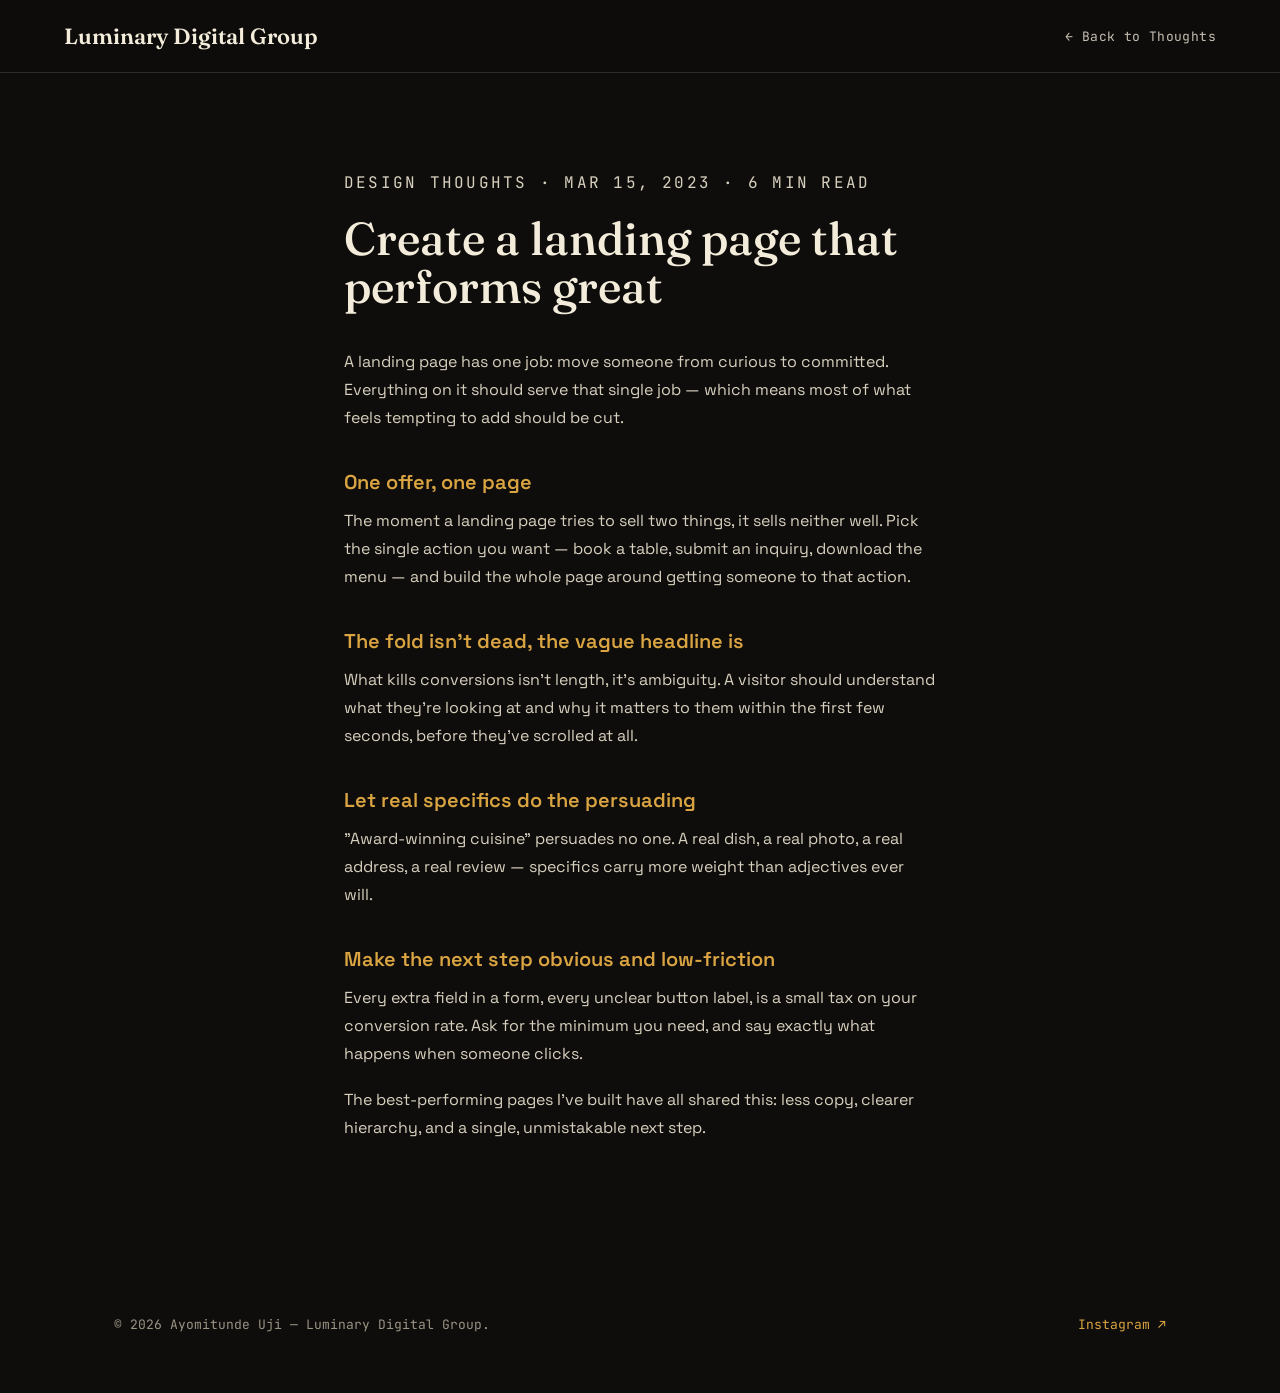
<file: blog-landing-page.html>
<!DOCTYPE html>
<html lang="en">
<head>
<meta charset="UTF-8">
<meta name="viewport" content="width=device-width, initial-scale=1.0">
<title>Create a Landing Page That Performs Great — Luminary Digital Group</title>
<link rel="preconnect" href="https://fonts.googleapis.com">
<link rel="preconnect" href="https://fonts.gstatic.com" crossorigin>
<link href="https://fonts.googleapis.com/css2?family=Fraunces:ital,opsz,wght@0,9..144,300;0,9..144,500;0,9..144,600;1,9..144,500&family=Space+Grotesk:wght@400;500;600;700&family=JetBrains+Mono:wght@400;500&display=swap" rel="stylesheet">
<link rel="stylesheet" href="styles.css">
</head>
<body>
<header class="site-header">
  <a class="brand" href="index.html">Luminary Digital Group</a>
  <nav class="nav"><a href="index.html#thoughts">← Back to Thoughts</a></nav>
</header>
<main>
<article class="post">
  <p class="eyebrow">Design thoughts · Mar 15, 2023 · 6 min read</p>
  <h1>Create a landing page that performs great</h1>

  <p>A landing page has one job: move someone from curious to committed. Everything on it should serve that single job — which means most of what feels tempting to add should be cut.</p>

  <h2>One offer, one page</h2>
  <p>The moment a landing page tries to sell two things, it sells neither well. Pick the single action you want — book a table, submit an inquiry, download the menu — and build the whole page around getting someone to that action.</p>

  <h2>The fold isn't dead, the vague headline is</h2>
  <p>What kills conversions isn't length, it's ambiguity. A visitor should understand what they're looking at and why it matters to them within the first few seconds, before they've scrolled at all.</p>

  <h2>Let real specifics do the persuading</h2>
  <p>"Award-winning cuisine" persuades no one. A real dish, a real photo, a real address, a real review — specifics carry more weight than adjectives ever will.</p>

  <h2>Make the next step obvious and low-friction</h2>
  <p>Every extra field in a form, every unclear button label, is a small tax on your conversion rate. Ask for the minimum you need, and say exactly what happens when someone clicks.</p>

  <p>The best-performing pages I've built have all shared this: less copy, clearer hierarchy, and a single, unmistakable next step.</p>
</article>
</main>
<footer class="site-footer">
  <p>© <span id="year"></span> Ayomitunde Uji — Luminary Digital Group.</p>
  <a href="https://www.instagram.com/mr_eyanu/" target="_blank" rel="noopener">Instagram ↗</a>
</footer>
<script>document.getElementById('year').textContent = new Date().getFullYear();</script>
</body>
</html>
</file>
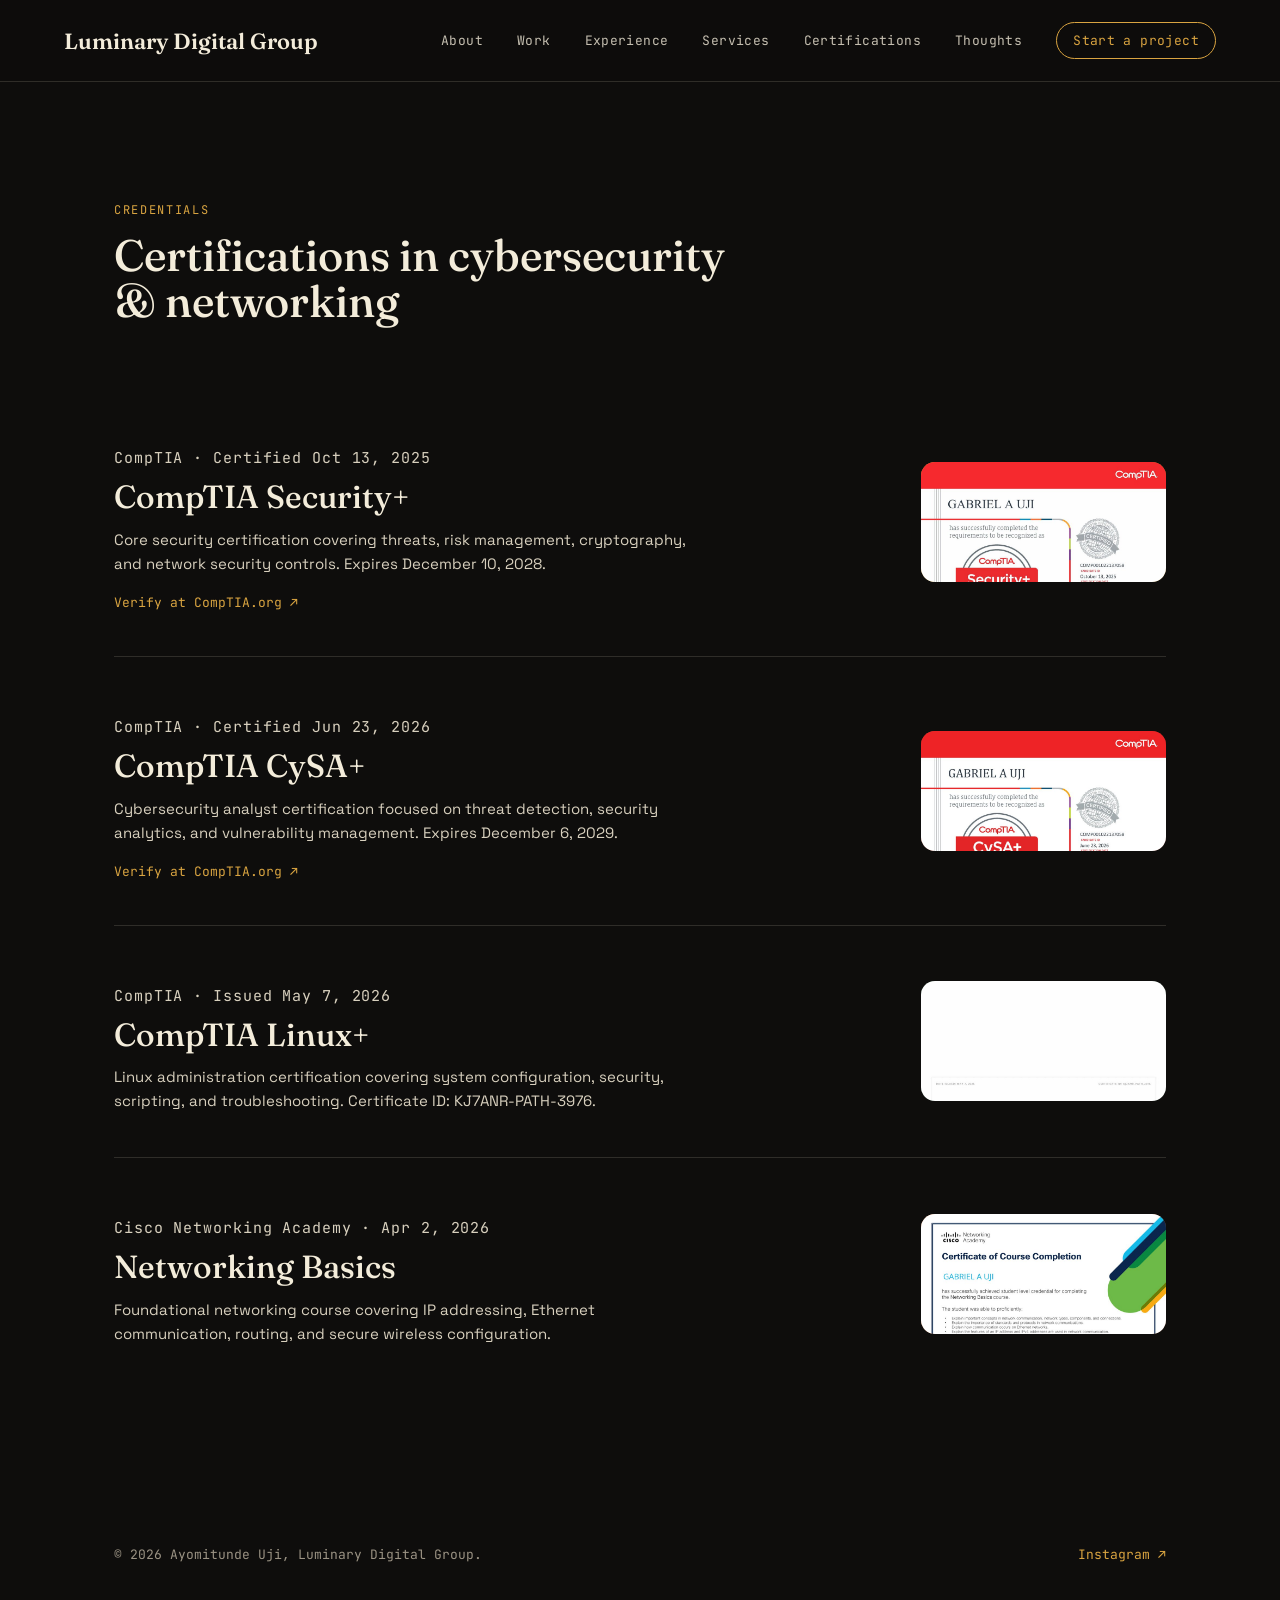
<file: certifications 3.html>
<!DOCTYPE html>
<html lang="en">
<head>
<meta charset="UTF-8">
<meta name="viewport" content="width=device-width, initial-scale=1.0">
<title>Certifications | Ayomitunde Uji, Luminary Digital Group</title>
<meta name="description" content="Cybersecurity, networking, and IT certifications held by Ayomitunde Uji (Gabriel A. Uji), founder of Luminary Digital Group.">
<link rel="preconnect" href="https://fonts.googleapis.com">
<link rel="preconnect" href="https://fonts.gstatic.com" crossorigin>
<link href="https://fonts.googleapis.com/css2?family=Fraunces:ital,opsz,wght@0,9..144,300;0,9..144,500;0,9..144,600;1,9..144,500&family=Space+Grotesk:wght@400;500;600;700&family=JetBrains+Mono:wght@400;500&display=swap" rel="stylesheet">
<link rel="stylesheet" href="styles.css">
</head>
<body>

<header class="site-header">
  <a class="brand" href="index.html#top">Luminary Digital Group</a>
  <nav class="nav" id="siteNav">
    <a href="about.html">About</a>
    <a href="index.html#work">Work</a>
    <a href="index.html#experience">Experience</a>
    <a href="index.html#services">Services</a>
    <a href="certifications.html">Certifications</a>
    <a href="index.html#thoughts">Thoughts</a>
    <a href="index.html#contact" class="nav-cta">Start a project</a>
  </nav>
  <button class="nav-toggle" id="navToggle" aria-label="Toggle menu" aria-expanded="false">
    <span></span><span></span><span></span>
  </button>
</header>

<main id="top">

  <section class="work" id="work">
    <div class="section-head">
      <p class="eyebrow">Credentials</p>
      <h2>Certifications in cybersecurity &amp; networking</h2>
    </div>

    <div class="project-list">
      <article class="project">
        <div class="project-info">
          <p class="project-index">CompTIA · Certified Oct 13, 2025</p>
          <h3>CompTIA Security+</h3>
          <p>Core security certification covering threats, risk management, cryptography, and network security controls. Expires December 10, 2028.</p>
          <a href="http://verify.CompTIA.org" target="_blank" rel="noopener" class="project-link">Verify at CompTIA.org ↗</a>
        </div>
        <div class="project-swatch swatch-gold" style="overflow:hidden;">
          <img src="assets/certs/security-plus.jpg" alt="CompTIA Security+ certificate" style="width:100%;height:100%;object-fit:cover;object-position:top;display:block;">
        </div>
      </article>

      <article class="project">
        <div class="project-info">
          <p class="project-index">CompTIA · Certified Jun 23, 2026</p>
          <h3>CompTIA CySA+</h3>
          <p>Cybersecurity analyst certification focused on threat detection, security analytics, and vulnerability management. Expires December 6, 2029.</p>
          <a href="http://verify.CompTIA.org" target="_blank" rel="noopener" class="project-link">Verify at CompTIA.org ↗</a>
        </div>
        <div class="project-swatch swatch-rust" style="overflow:hidden;">
          <img src="assets/certs/cysa-plus.jpg" alt="CompTIA CySA+ certificate" style="width:100%;height:100%;object-fit:cover;object-position:top;display:block;">
        </div>
      </article>

      <article class="project">
        <div class="project-info">
          <p class="project-index">CompTIA · Issued May 7, 2026</p>
          <h3>CompTIA Linux+</h3>
          <p>Linux administration certification covering system configuration, security, scripting, and troubleshooting. Certificate ID: KJ7ANR-PATH-3976.</p>
        </div>
        <div class="project-swatch swatch-forest" style="overflow:hidden;">
          <img src="assets/certs/linux-plus.jpg" alt="CompTIA Linux+ certificate" style="width:100%;height:100%;object-fit:cover;object-position:top;display:block;">
        </div>
      </article>

      <article class="project">
        <div class="project-info">
          <p class="project-index">Cisco Networking Academy · Apr 2, 2026</p>
          <h3>Networking Basics</h3>
          <p>Foundational networking course covering IP addressing, Ethernet communication, routing, and secure wireless configuration.</p>
        </div>
        <div class="project-swatch swatch-clay" style="overflow:hidden;">
          <img src="assets/certs/networking-basics.jpg" alt="Cisco Networking Basics certificate" style="width:100%;height:100%;object-fit:cover;object-position:top;display:block;">
        </div>
      </article>
    </div>
  </section>

</main>

<footer class="site-footer">
  <p>© <span id="year"></span> Ayomitunde Uji, Luminary Digital Group.</p>
  <a href="https://www.instagram.com/mr_eyanu/" target="_blank" rel="noopener">Instagram ↗</a>
</footer>

<script src="script.js"></script>
</body>
</html>
</file>
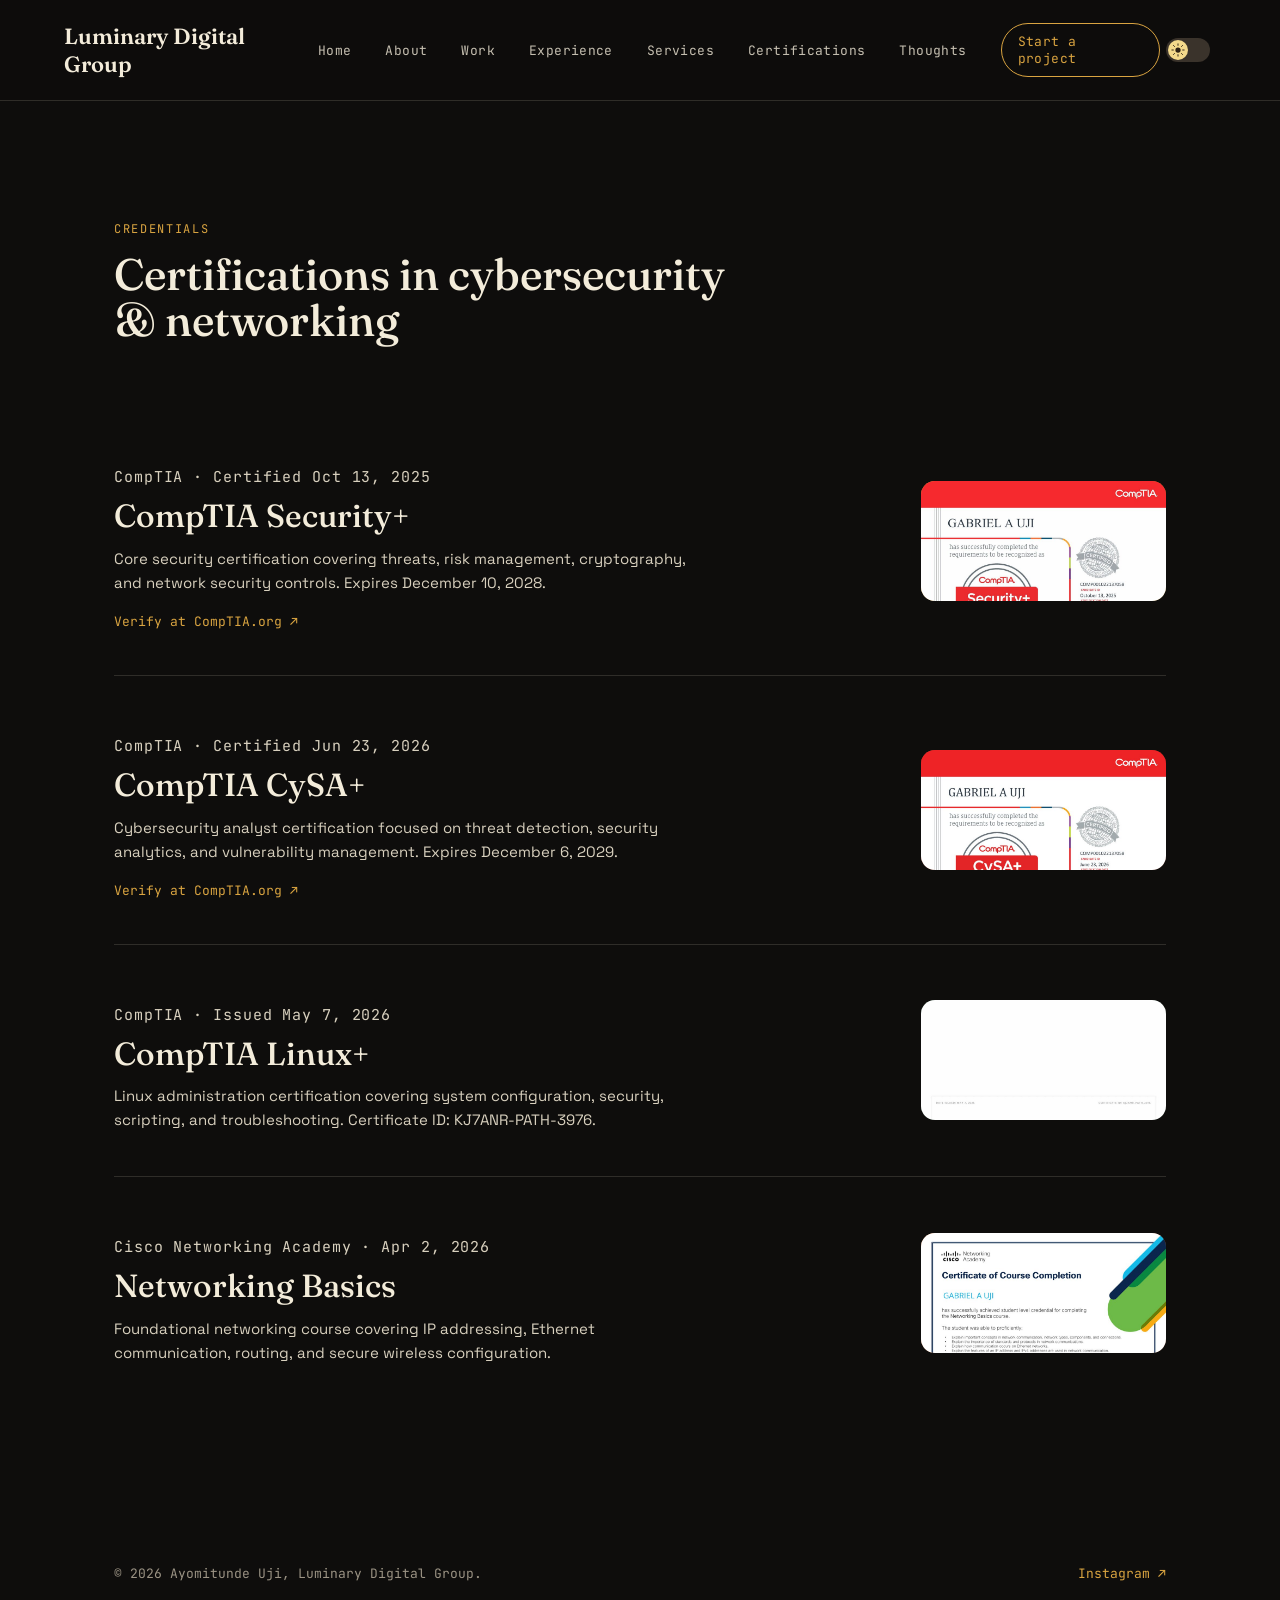
<file: certifications.html>
<!DOCTYPE html>
<html lang="en">
<head>
<meta charset="UTF-8">
<meta name="viewport" content="width=device-width, initial-scale=1.0">
<title>Certifications | Ayomitunde Uji, Luminary Digital Group</title>
<meta name="description" content="Cybersecurity, networking, and IT certifications held by Ayomitunde Uji (Gabriel A. Uji), founder of Luminary Digital Group.">
<link rel="preconnect" href="https://fonts.googleapis.com">
<link rel="preconnect" href="https://fonts.gstatic.com" crossorigin>
<link href="https://fonts.googleapis.com/css2?family=Fraunces:ital,opsz,wght@0,9..144,300;0,9..144,500;0,9..144,600;1,9..144,500&family=Space+Grotesk:wght@400;500;600;700&family=JetBrains+Mono:wght@400;500&display=swap" rel="stylesheet">
<link rel="stylesheet" href="styles.css">
<style>
  .theme-toggle{background:transparent;border:none;padding:0;cursor:pointer;margin:0 6px;line-height:0;}
  .theme-toggle-track{width:44px;height:24px;border-radius:999px;background:#3a332b;display:flex;align-items:center;padding:2px;transition:background .3s ease;}
  .theme-toggle-thumb{width:20px;height:20px;border-radius:50%;background:#f3d98b;color:#2b2013;display:flex;align-items:center;justify-content:center;transform:translateX(0);transition:transform .3s ease,background .3s ease;}
  .theme-toggle-thumb .icon-moon{display:none;}
  html[data-theme="light"] .theme-toggle-track{background:#d9cdb8;}
  html[data-theme="light"] .theme-toggle-thumb{transform:translateX(20px);background:#fff7e6;color:#7a5b1e;}
  html[data-theme="light"] .theme-toggle-thumb .icon-sun{display:none;}
  html[data-theme="light"] .theme-toggle-thumb .icon-moon{display:block;}

  html[data-theme="light"] body,
  html[data-theme="light"] .site-header,
  html[data-theme="light"] .hero,
  html[data-theme="light"] .work,
  html[data-theme="light"] .experience,
  html[data-theme="light"] .tools,
  html[data-theme="light"] .thoughts,
  html[data-theme="light"] .contact,
  html[data-theme="light"] .site-footer{
    background-color:#faf3e6 !important;
    color:#241d15 !important;
  }
  html[data-theme="light"] .project,
  html[data-theme="light"] .tool-card,
  html[data-theme="light"] .thought-card{
    background-color:#ffffff !important;
    color:#241d15 !important;
    border-color:rgba(0,0,0,.08) !important;
  }
  html[data-theme="light"] h1,
  html[data-theme="light"] h2,
  html[data-theme="light"] h3,
  html[data-theme="light"] p,
  html[data-theme="light"] .nav a,
  html[data-theme="light"] .brand{
    color:#241d15 !important;
  }
  html[data-theme="light"] .eyebrow,
  html[data-theme="light"] .stat-num,
  html[data-theme="light"] .tool-name{
    color:#a8672e !important;
  }
  html[data-theme="light"] .btn-primary{
    background:#caa23d !important;
    color:#241d15 !important;
  }
  html[data-theme="light"] .btn-ghost{
    border-color:#241d15 !important;
    color:#241d15 !important;
  }

  @media (max-width: 760px){
    .site-header{position:relative;z-index:1000;}
    .nav{
      position:fixed !important;
      inset:0 !important;
      background:#0d0b09 !important;
      z-index:999 !important;
      flex-direction:column;
      align-items:flex-start;
      justify-content:flex-start;
      gap:22px;
      padding:110px 32px 40px;
      overflow-y:auto;
    }
    html[data-theme="light"] .nav{background:#faf3e6 !important;}
    .nav a{font-size:1.35rem;width:100%;}
    .theme-toggle{order:2;}
    .nav-toggle{order:3;}
  }
</style>
</head>
<body>
<script>(function(){try{if(localStorage.getItem('ldg-theme')==='light'){document.documentElement.setAttribute('data-theme','light');}}catch(e){}})();</script>

<header class="site-header">
  <a class="brand" href="index.html#top">Luminary Digital Group</a>
  <nav class="nav" id="siteNav">
    <a href="index.html#top">Home</a>
    <a href="about.html">About</a>
    <a href="index.html#work">Work</a>
    <a href="index.html#experience">Experience</a>
    <a href="index.html#services">Services</a>
    <a href="certifications.html">Certifications</a>
    <a href="index.html#thoughts">Thoughts</a>
    <a href="index.html#contact" class="nav-cta">Start a project</a>
  </nav>
  <button class="theme-toggle" id="themeToggle" aria-label="Toggle day and night mode" type="button">
    <span class="theme-toggle-track">
      <span class="theme-toggle-thumb">
        <svg class="icon-sun" viewBox="0 0 24 24" width="14" height="14" aria-hidden="true"><circle cx="12" cy="12" r="4.5" fill="currentColor"/><g stroke="currentColor" stroke-width="1.6" stroke-linecap="round"><line x1="12" y1="1.5" x2="12" y2="4"/><line x1="12" y1="20" x2="12" y2="22.5"/><line x1="1.5" y1="12" x2="4" y2="12"/><line x1="20" y1="12" x2="22.5" y2="12"/><line x1="4.2" y1="4.2" x2="6" y2="6"/><line x1="18" y1="18" x2="19.8" y2="19.8"/><line x1="4.2" y1="19.8" x2="6" y2="18"/><line x1="18" y1="6" x2="19.8" y2="4.2"/></g></svg>
        <svg class="icon-moon" viewBox="0 0 24 24" width="14" height="14" aria-hidden="true"><path fill="currentColor" d="M20 14.5A8.5 8.5 0 0 1 9.5 4a8.5 8.5 0 1 0 10.5 10.5Z"/></svg>
      </span>
    </span>
  </button>
  <button class="nav-toggle" id="navToggle" aria-label="Toggle menu" aria-expanded="false">
    <span></span><span></span><span></span>
  </button>
</header>

<main id="top">

  <section class="work" id="work">
    <div class="section-head">
      <p class="eyebrow">Credentials</p>
      <h2>Certifications in cybersecurity &amp; networking</h2>
    </div>

    <div class="project-list">
      <article class="project">
        <div class="project-info">
          <p class="project-index">CompTIA · Certified Oct 13, 2025</p>
          <h3>CompTIA Security+</h3>
          <p>Core security certification covering threats, risk management, cryptography, and network security controls. Expires December 10, 2028.</p>
          <a href="http://verify.CompTIA.org" target="_blank" rel="noopener" class="project-link">Verify at CompTIA.org ↗</a>
        </div>
        <div class="project-swatch swatch-gold" style="overflow:hidden;">
          <img src="assets/certs/security-plus.jpg" alt="CompTIA Security+ certificate" style="width:100%;height:100%;object-fit:cover;object-position:top;display:block;">
        </div>
      </article>

      <article class="project">
        <div class="project-info">
          <p class="project-index">CompTIA · Certified Jun 23, 2026</p>
          <h3>CompTIA CySA+</h3>
          <p>Cybersecurity analyst certification focused on threat detection, security analytics, and vulnerability management. Expires December 6, 2029.</p>
          <a href="http://verify.CompTIA.org" target="_blank" rel="noopener" class="project-link">Verify at CompTIA.org ↗</a>
        </div>
        <div class="project-swatch swatch-rust" style="overflow:hidden;">
          <img src="assets/certs/cysa-plus.jpg" alt="CompTIA CySA+ certificate" style="width:100%;height:100%;object-fit:cover;object-position:top;display:block;">
        </div>
      </article>

      <article class="project">
        <div class="project-info">
          <p class="project-index">CompTIA · Issued May 7, 2026</p>
          <h3>CompTIA Linux+</h3>
          <p>Linux administration certification covering system configuration, security, scripting, and troubleshooting. Certificate ID: KJ7ANR-PATH-3976.</p>
        </div>
        <div class="project-swatch swatch-forest" style="overflow:hidden;">
          <img src="assets/certs/linux-plus.jpg" alt="CompTIA Linux+ certificate" style="width:100%;height:100%;object-fit:cover;object-position:top;display:block;">
        </div>
      </article>

      <article class="project">
        <div class="project-info">
          <p class="project-index">Cisco Networking Academy · Apr 2, 2026</p>
          <h3>Networking Basics</h3>
          <p>Foundational networking course covering IP addressing, Ethernet communication, routing, and secure wireless configuration.</p>
        </div>
        <div class="project-swatch swatch-clay" style="overflow:hidden;">
          <img src="assets/certs/networking-basics.jpg" alt="Cisco Networking Basics certificate" style="width:100%;height:100%;object-fit:cover;object-position:top;display:block;">
        </div>
      </article>
    </div>
  </section>

</main>

<footer class="site-footer">
  <p>© <span id="year"></span> Ayomitunde Uji, Luminary Digital Group.</p>
  <a href="https://www.instagram.com/mr_eyanu/" target="_blank" rel="noopener">Instagram ↗</a>
</footer>

<script src="script.js"></script>
<script>
(function(){
  var root = document.documentElement;
  var themeBtn = document.getElementById('themeToggle');
  if(themeBtn){
    themeBtn.addEventListener('click', function(){
      var isLight = root.getAttribute('data-theme') === 'light';
      if(isLight){
        root.removeAttribute('data-theme');
        try{ localStorage.setItem('ldg-theme','dark'); }catch(e){}
      } else {
        root.setAttribute('data-theme','light');
        try{ localStorage.setItem('ldg-theme','light'); }catch(e){}
      }
    });
  }

  var navBtn = document.getElementById('navToggle');
  if(navBtn){
    var obs = new MutationObserver(function(){
      var open = navBtn.getAttribute('aria-expanded') === 'true';
      document.body.style.overflow = open ? 'hidden' : '';
    });
    obs.observe(navBtn, {attributes:true, attributeFilter:['aria-expanded']});

    document.querySelectorAll('.nav a').forEach(function(a){
      a.addEventListener('click', function(){
        if(navBtn.getAttribute('aria-expanded') === 'true'){
          navBtn.click();
        }
      });
    });
  }
})();
</script>
</body>
</html>
</file>
<file: styles.css>
/* ============ TOKENS ============ */
:root{
  --ink:#0E0D0C;
  --ink-soft:#17150F;
  --paper:#F3ECDA;
  --gold:#D9A441;
  --gold-soft:#8C7130;
  --forest:#223D2E;
  --forest-light:#33553F;
  --rust:#A8432D;
  --muted:#9B9384;
  --line: rgba(243,236,218,0.14);
  --display: 'Fraunces', serif;
  --body: 'Space Grotesk', sans-serif;
  --mono: 'JetBrains Mono', monospace;
  --max: 1180px;
}

*{box-sizing:border-box;}
html{scroll-behavior:smooth;}
body{
  margin:0;
  background:var(--ink);
  color:var(--paper);
  font-family:var(--body);
  -webkit-font-smoothing:antialiased;
  overflow-x:hidden;
}
img{max-width:100%;display:block;}
a{color:inherit;text-decoration:none;}
h1,h2,h3{font-family:var(--display);font-weight:500;margin:0;line-height:1.05;}
p{margin:0;}
ul,ol{margin:0;padding:0;list-style:none;}

@media (prefers-reduced-motion: reduce){
  *{animation-duration:0.001ms !important; animation-iteration-count:1 !important; transition-duration:0.001ms !important; scroll-behavior:auto !important;}
}

::selection{background:var(--gold);color:var(--ink);}

/* ============ SPLASH ============ */
.splash{
  position:fixed; inset:0; z-index:200;
  background: radial-gradient(circle at 50% 40%, var(--ink-soft), var(--ink) 70%);
  display:flex; flex-direction:column; align-items:center; justify-content:center;
  text-align:center;
  padding:24px;
  transition: opacity .7s ease, visibility .7s ease;
}
.splash.is-hidden{ opacity:0; visibility:hidden; pointer-events:none; }
.splash-inner{ max-width:640px; }
.splash-eyebrow{
  font-family:var(--mono); font-size:12px; letter-spacing:0.18em; text-transform:uppercase;
  color:var(--gold); opacity:0; animation: splashFade .8s .1s ease forwards;
}
.splash-title{
  font-family:var(--display); font-weight:500; font-style:italic;
  font-size:clamp(34px,8vw,68px);
  line-height:1.08;
  margin-top:14px;
}
.splash-title span{ display:block; opacity:0; transform:translateY(16px); animation: splashRise .8s ease forwards; }
.splash-title span:first-child{ animation-delay:.25s; }
.splash-title span:last-child{ color:var(--gold); animation-delay:.45s; }
.splash-tagline{
  margin-top:22px; font-family:var(--body); font-size:15px; color:var(--muted);
  opacity:0; animation: splashFade .8s .7s ease forwards;
}
.splash-skip{
  position:absolute; bottom:40px;
  background:none; border:1px solid var(--line); color:var(--paper);
  font-family:var(--mono); font-size:12px; letter-spacing:0.05em;
  padding:10px 18px; border-radius:999px; cursor:pointer;
  opacity:0; animation: splashFade .8s 1.1s ease forwards;
  transition: border-color .2s ease, color .2s ease;
}
.splash-skip:hover{ border-color:var(--gold); color:var(--gold); }
@keyframes splashFade{ to{ opacity:1; } }
@keyframes splashRise{ to{ opacity:1; transform:translateY(0); } }
@media (prefers-reduced-motion: reduce){
  .splash-eyebrow, .splash-title span, .splash-tagline, .splash-skip{ animation:none; opacity:1; transform:none; }
}

/* ============ SMOKE CURSOR ============ */
.smoke-canvas{
  position:fixed; inset:0;
  width:100%; height:100%;
  z-index:1;
  pointer-events:none;
  mix-blend-mode: screen;
  opacity:0.8;
}

:focus-visible{
  outline:2px solid var(--gold);
  outline-offset:3px;
}

.eyebrow{
  font-family:var(--mono);
  font-size:12px;
  letter-spacing:0.14em;
  text-transform:uppercase;
  color:var(--gold);
  margin-bottom:14px;
}

/* ============ SIGNATURE THREAD ============ */
.thread{
  position:fixed;
  top:0; left:0;
  width:100%; height:100%;
  pointer-events:none;
  z-index:0;
  opacity:0.55;
}
.thread svg{width:100%;height:100%;}
.thread path{
  fill:none;
  stroke:var(--gold-soft);
  stroke-width:0.15;
  vector-effect:non-scaling-stroke;
}

/* ============ HEADER ============ */
.site-header{
  position:sticky; top:0; z-index:50;
  display:flex; align-items:center; justify-content:space-between;
  padding:22px clamp(20px,5vw,64px);
  background:rgba(14,13,12,0.72);
  backdrop-filter: blur(10px);
  border-bottom:1px solid var(--line);
}
.brand{
  font-family:var(--display);
  font-size:22px;
  font-weight:600;
}
.brand span{color:var(--gold);}
.nav{display:flex; align-items:center; gap:clamp(16px,3vw,34px);}
.nav a{
  font-family:var(--mono);
  font-size:13px;
  letter-spacing:0.03em;
  color:var(--paper);
  opacity:0.8;
  transition:opacity .2s ease;
}
.nav a:hover{opacity:1;}
.nav-cta{
  border:1px solid var(--gold);
  color:var(--gold) !important;
  padding:9px 16px;
  border-radius:999px;
  opacity:1 !important;
}
.nav-cta:hover{background:var(--gold); color:var(--ink) !important;}
.nav-toggle{
  display:none;
  flex-direction:column;
  gap:5px;
  background:none;
  border:none;
  cursor:pointer;
  padding:6px;
}
.nav-toggle span{
  width:22px; height:2px; background:var(--paper); display:block;
}

/* ============ HERO ============ */
.hero{
  max-width:var(--max);
  margin:0 auto;
  padding: clamp(48px,8vw,96px) clamp(20px,5vw,64px) 0;
  position:relative;
  z-index:1;
}
.hero-grid{
  display:grid;
  grid-template-columns: 1.3fr 0.7fr;
  gap:clamp(24px,5vw,60px);
  align-items:center;
}
.hero-copy h1{
  font-size:clamp(40px,7vw,84px);
  position:relative;
  display:inline-block;
}
.underline{
  display:block;
  width:100%;
  height:22px;
  margin-top:-6px;
}
.underline path{
  fill:none;
  stroke:var(--gold);
  stroke-width:4;
  stroke-linecap:round;
  stroke-dasharray:900;
  stroke-dashoffset:900;
  animation:draw 1.4s 0.4s cubic-bezier(.4,0,.2,1) forwards;
}
@keyframes draw{ to{ stroke-dashoffset:0; } }

.role{
  font-family:var(--display);
  font-style:italic;
  font-size:clamp(18px,2.4vw,24px);
  color:var(--muted);
  margin-top:18px;
}
.role span{color:var(--paper);}
.lede{
  margin-top:22px;
  max-width:46ch;
  font-size:16px;
  line-height:1.65;
  color:#D8D0BE;
}
.hero-actions{
  margin-top:36px;
  display:flex;
  gap:16px;
  flex-wrap:wrap;
}
.btn{
  font-family:var(--mono);
  font-size:13px;
  letter-spacing:0.03em;
  padding:14px 26px;
  border-radius:999px;
  border:1px solid transparent;
  display:inline-flex;
  align-items:center;
  transition: transform .2s ease, background .2s ease, color .2s ease, border-color .2s ease;
}
.btn:hover{transform:translateY(-2px);}
.btn:active{transform:scale(0.96);}
.project-link:active, .thought-card:active, .tool-card:active{transform:scale(0.98);}
.btn-primary{background:var(--gold); color:var(--ink);}
.btn-primary:hover{background:#EFC06B;}
.btn-ghost{border-color:var(--line); color:var(--paper);}
.btn-ghost:hover{border-color:var(--gold); color:var(--gold);}

.hero-mark{
  position:relative;
  aspect-ratio:1/1;
  display:flex;
  align-items:center;
  justify-content:center;
}
.mark-ring{
  position:absolute;
  inset:6%;
  border:1px solid var(--line);
  border-radius:50%;
  animation:spin 40s linear infinite;
}
@keyframes spin{ to{ transform:rotate(360deg); } }
.mark-pattern{
  display:grid;
  grid-template-columns:repeat(5,1fr);
  gap:14px;
  width:64%;
}
.mark-pattern span{
  aspect-ratio:1/1;
  border-radius:50%;
  background:var(--gold);
}
.mark-pattern span:nth-child(3n){background:var(--rust);}
.mark-pattern span:nth-child(4n){background:var(--forest-light);}
.mark-pattern span:nth-child(7n){opacity:0.35;}

.stats{
  margin-top:clamp(56px,8vw,96px);
  display:grid;
  grid-template-columns:repeat(4,1fr);
  border-top:1px solid var(--line);
}
.stat{
  padding:26px clamp(10px,2vw,24px);
  border-right:1px solid var(--line);
}
.stat:last-child{border-right:none;}
.stat-num{
  font-family:var(--display);
  font-size:clamp(28px,3.2vw,40px);
  color:var(--gold);
}
.stat-label{
  font-family:var(--mono);
  font-size:12px;
  color:var(--muted);
  margin-top:6px;
  text-transform:uppercase;
  letter-spacing:0.06em;
}
.stat-tags-list{
  font-family:var(--body);
  font-size:13px;
  color:#D8D0BE;
  margin-top:6px;
  line-height:1.5;
  text-transform:none;
  letter-spacing:0;
}

/* ============ MARQUEE ============ */
.marquee{
  margin-top:clamp(56px,8vw,96px);
  border-top:1px solid var(--line);
  border-bottom:1px solid var(--line);
  overflow:hidden;
  white-space:nowrap;
  padding:16px 0;
  position:relative;
  z-index:1;
}
.marquee-track{
  display:inline-flex;
  gap:18px;
  animation:scroll 28s linear infinite;
  font-family:var(--mono);
  font-size:13px;
  color:var(--muted);
  letter-spacing:0.04em;
}
.marquee-track span:nth-child(odd){color:var(--gold);}
@keyframes scroll{
  from{ transform:translateX(0); }
  to{ transform:translateX(-50%); }
}

/* ============ SECTIONS SHARED ============ */
section{
  max-width:var(--max);
  margin:0 auto;
  padding: clamp(72px,10vw,120px) clamp(20px,5vw,64px);
  position:relative;
  z-index:1;
}
.contact{max-width:100%;}
.section-head{
  max-width:640px;
  margin-bottom:clamp(40px,6vw,64px);
}
.section-head h2{
  font-size:clamp(28px,4vw,44px);
}
.reveal{
  opacity:0;
  transform:translateY(24px);
  transition:opacity .7s cubic-bezier(.4,0,.2,1), transform .7s cubic-bezier(.4,0,.2,1);
}
.reveal.is-visible{opacity:1; transform:translateY(0);}

/* ============ PROJECTS ============ */
.project-list{display:flex; flex-direction:column; gap:1px; background:var(--line);}
.project{
  background:var(--ink);
  display:grid;
  grid-template-columns:1.6fr 0.5fr;
  gap:24px;
  padding:clamp(28px,4vw,44px) 0;
  align-items:center;
}
.project-index{
  font-family:var(--mono);
  font-size:12px;
  color:var(--gold);
  letter-spacing:0.06em;
  margin-bottom:10px;
}
.project h3{font-size:clamp(24px,3vw,32px);}
.project p{
  margin-top:14px;
  max-width:60ch;
  color:#D8D0BE;
  line-height:1.6;
  font-size:15px;
}
.project-link{
  display:inline-block;
  margin-top:18px;
  font-family:var(--mono);
  font-size:13px;
  color:var(--gold);
  border-bottom:1px solid transparent;
  transition:border-color .2s ease;
}
.project-link:hover{border-color:var(--gold);}
.project-swatch{
  height:120px;
  border-radius:14px;
  transition:transform .35s ease;
}
.project:hover .project-swatch{transform:scale(1.03);}
.swatch-gold{background:linear-gradient(135deg,var(--gold),#8C6B1F);}
.swatch-rust{background:linear-gradient(135deg,var(--rust),#5C2317);}
.swatch-forest{background:linear-gradient(135deg,var(--forest-light),#0F1F16);}
.swatch-clay{background:linear-gradient(135deg,#C97B4A,#6B3A1F);}
.swatch-gold-deep{background:linear-gradient(135deg,#EFC06B,var(--gold-soft));}
.project-featured{grid-template-columns:1.6fr 0.5fr;}

/* ============ EXPERIENCE ============ */
.timeline{border-top:1px solid var(--line);}
.timeline-item{
  display:grid;
  grid-template-columns:200px 1fr;
  gap:24px;
  padding:30px 0;
  border-bottom:1px solid var(--line);
}
.timeline-date{
  font-family:var(--mono);
  font-size:13px;
  color:var(--muted);
}
.timeline-item h3{font-size:22px; margin-bottom:10px;}
.timeline-item p{color:#D8D0BE; line-height:1.6; max-width:60ch;}

/* ============ TOOLS ============ */
.tool-grid{
  display:grid;
  grid-template-columns:repeat(3,1fr);
  gap:1px;
  background:var(--line);
  border:1px solid var(--line);
}
.tool-card{
  background:var(--ink);
  padding:32px;
  transition:background .25s ease;
}
.tool-card:hover{background:var(--ink-soft);}
.tool-name{font-family:var(--display); font-size:22px; color:var(--gold);}
.tool-desc{margin-top:10px; font-size:14px; color:var(--muted);}

/* ============ THOUGHTS ============ */
.thought-list{
  display:grid;
  grid-template-columns:repeat(3,1fr);
  gap:24px;
}
.thought-card{
  display:block;
  border:1px solid var(--line);
  border-radius:16px;
  padding:26px;
  transition:border-color .25s ease, transform .25s ease, background .25s ease;
}
.thought-card:hover{border-color:var(--gold-soft); transform:translateY(-4px); background:var(--ink-soft);}
.thought-date{font-family:var(--mono); font-size:12px; color:var(--gold); margin-bottom:14px;}
.thought-card h3{font-size:19px; margin-bottom:12px;}
.thought-card p{font-size:14px; color:var(--muted); line-height:1.6;}
.thought-read{
  display:inline-block; margin-top:16px;
  font-family:var(--mono); font-size:12px; color:var(--gold);
}

/* ============ CONTACT ============ */
.contact{background:var(--forest); border-radius:28px clamp(16px,4vw,28px) 0 0; margin-top:0;}
.contact-inner{max-width:640px; margin:0 auto; padding:clamp(72px,10vw,120px) clamp(20px,5vw,0px);}
.contact h2{font-size:clamp(28px,4vw,42px); margin-bottom:40px;}
.contact .eyebrow{color:var(--paper); opacity:0.7;}
.form-row{margin-bottom:22px; display:flex; flex-direction:column; gap:8px;}
.form-row label{font-family:var(--mono); font-size:12px; text-transform:uppercase; letter-spacing:0.06em; opacity:0.75;}
.form-row input, .form-row textarea{
  background:rgba(243,236,218,0.08);
  border:1px solid rgba(243,236,218,0.25);
  border-radius:10px;
  padding:13px 16px;
  color:var(--paper);
  font-family:var(--body);
  font-size:15px;
  resize:vertical;
}
.form-row input:focus, .form-row textarea:focus{border-color:var(--gold);}
.contact .btn-primary{margin-top:6px;}
.form-note{margin-top:16px; font-size:12px; color:rgba(243,236,218,0.55); font-family:var(--mono); line-height:1.6;}

/* ============ BLOG POST ============ */
.post{
  max-width:720px;
  margin:0 auto;
  padding:clamp(56px,8vw,96px) clamp(20px,5vw,64px) clamp(72px,10vw,120px);
}
.post h1{font-size:clamp(30px,5vw,46px); margin-top:14px; margin-bottom:36px;}
.post h2{font-family:var(--body); font-weight:600; font-size:20px; color:var(--gold); margin-top:40px; margin-bottom:14px;}
.post p{color:#D8D0BE; line-height:1.75; font-size:16px; margin-bottom:18px;}

/* ============ FOOTER ============ */
.site-footer{
  max-width:var(--max);
  margin:0 auto;
  padding:36px clamp(20px,5vw,64px) 60px;
  display:flex;
  justify-content:space-between;
  align-items:center;
  font-family:var(--mono);
  font-size:13px;
  color:var(--muted);
  position:relative;
  z-index:1;
}
.site-footer a{color:var(--gold);}

/* ============ RESPONSIVE ============ */
@media (max-width:860px){
  .nav{
    position:fixed; inset:70px 0 0 0;
    background:var(--ink);
    flex-direction:column;
    justify-content:flex-start;
    align-items:flex-start;
    padding:40px 24px;
    gap:26px;
    transform:translateX(100%);
    transition:transform .35s ease;
  }
  .nav.is-open{transform:translateX(0);}
  .nav a{font-size:18px;}
  .nav-toggle{display:flex;}
  .hero-grid{grid-template-columns:1fr;}
  .hero-mark{order:-1; max-width:220px; margin:0 auto;}
  .stats{grid-template-columns:repeat(2,1fr);}
  .stat{border-bottom:1px solid var(--line);}
  .project, .project-featured{grid-template-columns:1fr;}
  .project-swatch{order:-1; height:90px;}
  .timeline-item{grid-template-columns:1fr; gap:8px;}
  .tool-grid, .thought-list{grid-template-columns:1fr;}
}
</file>
